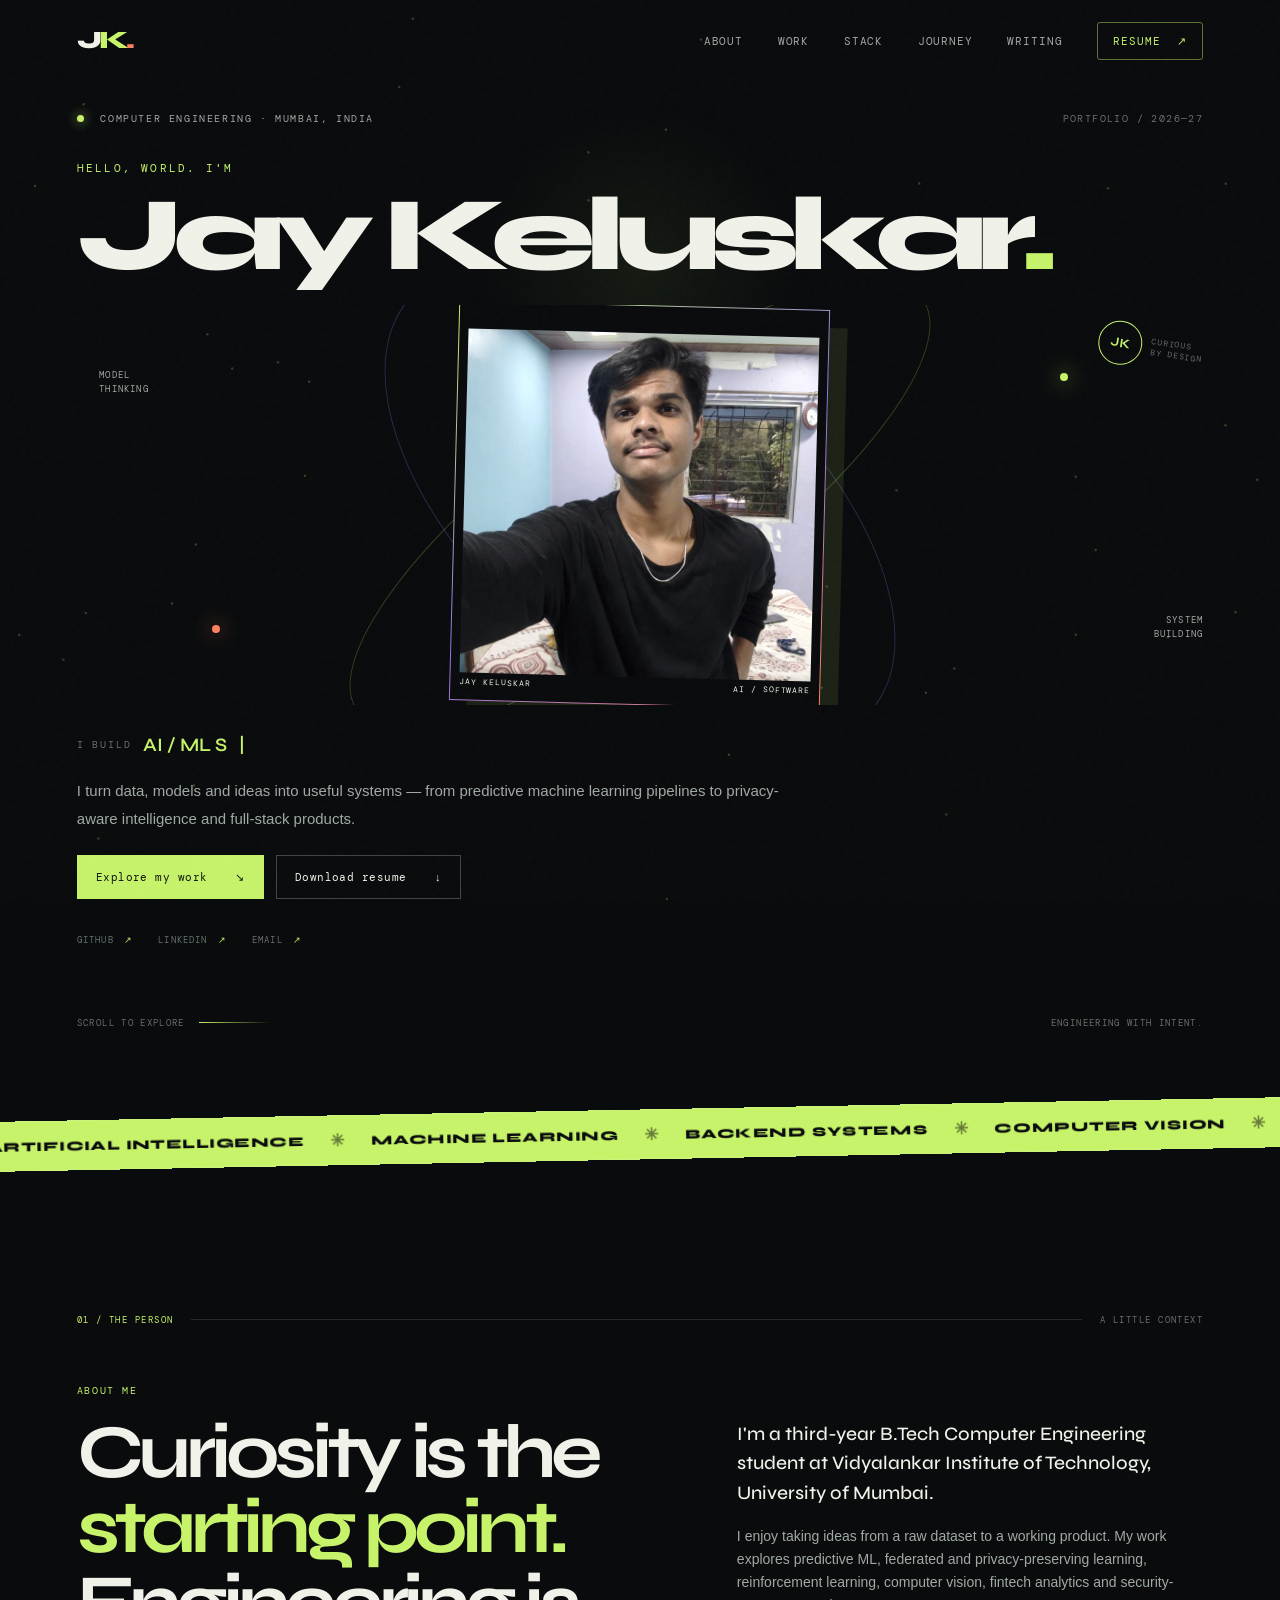
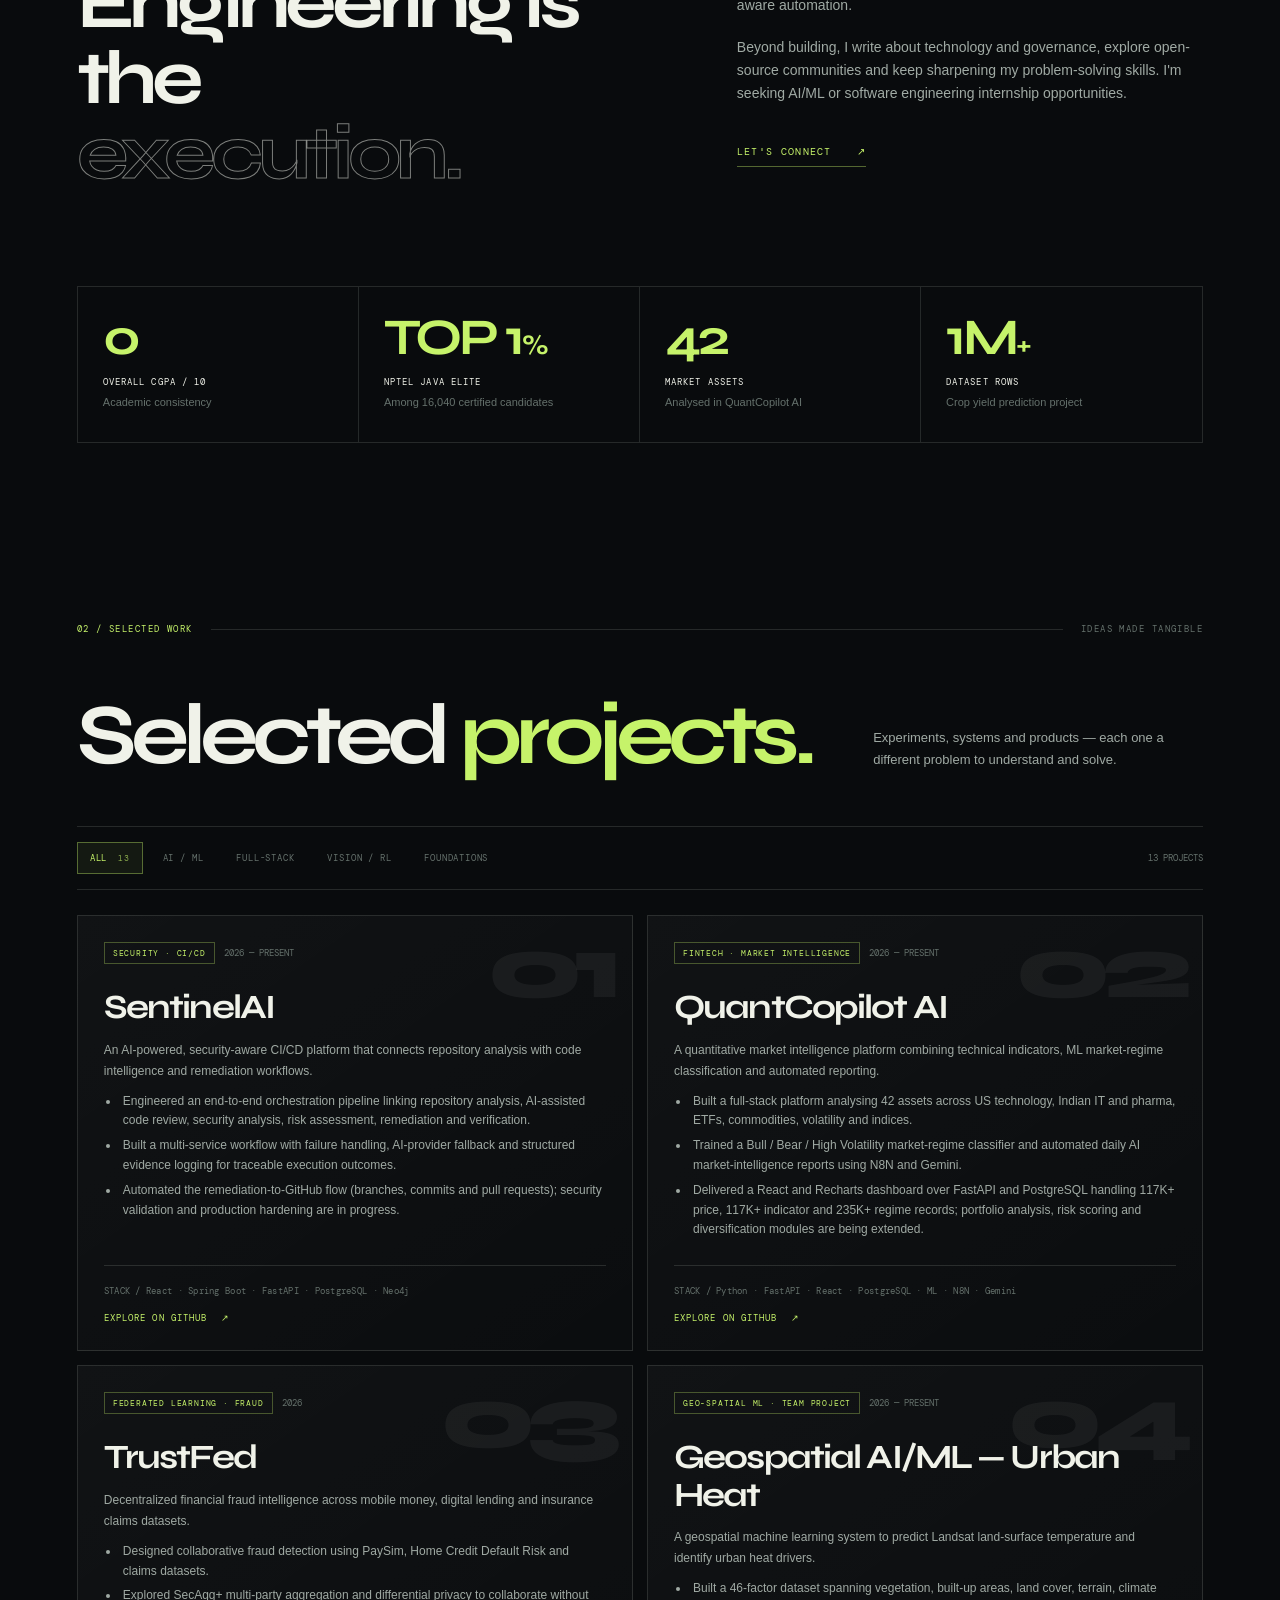
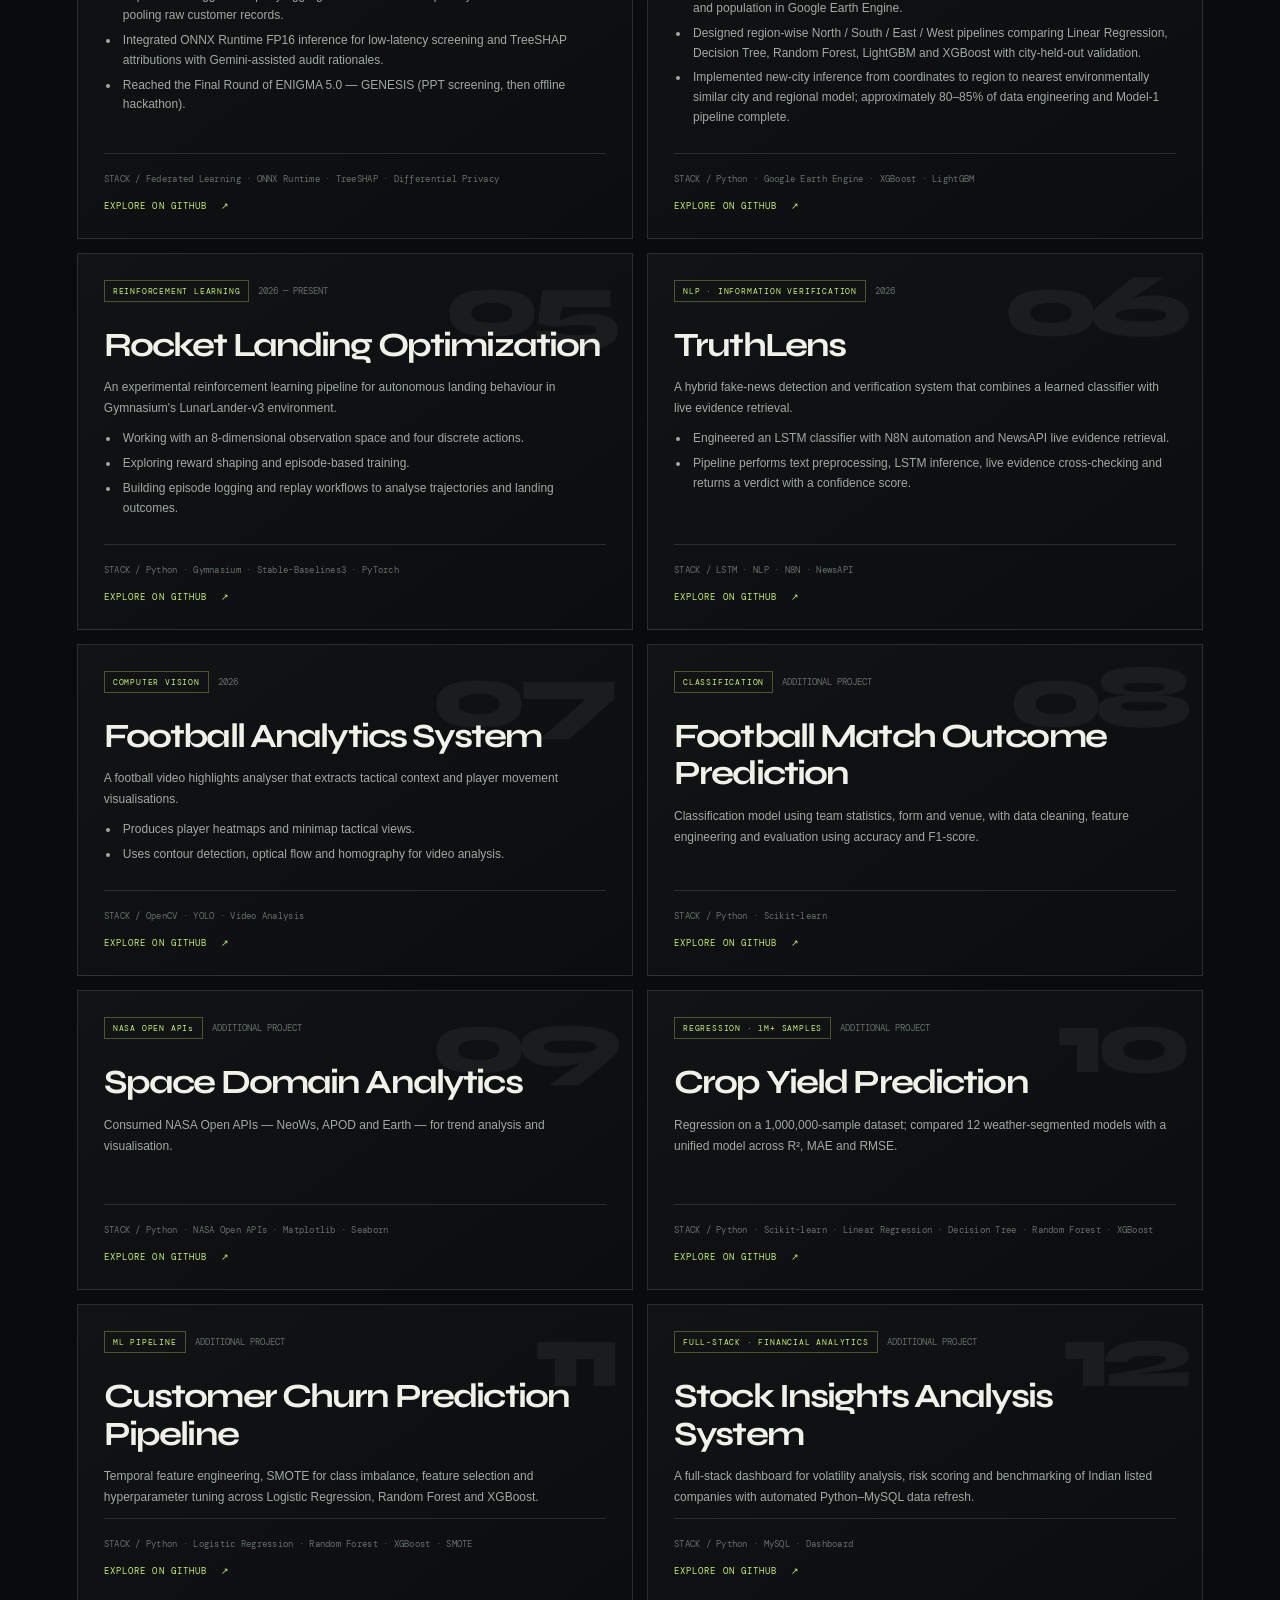
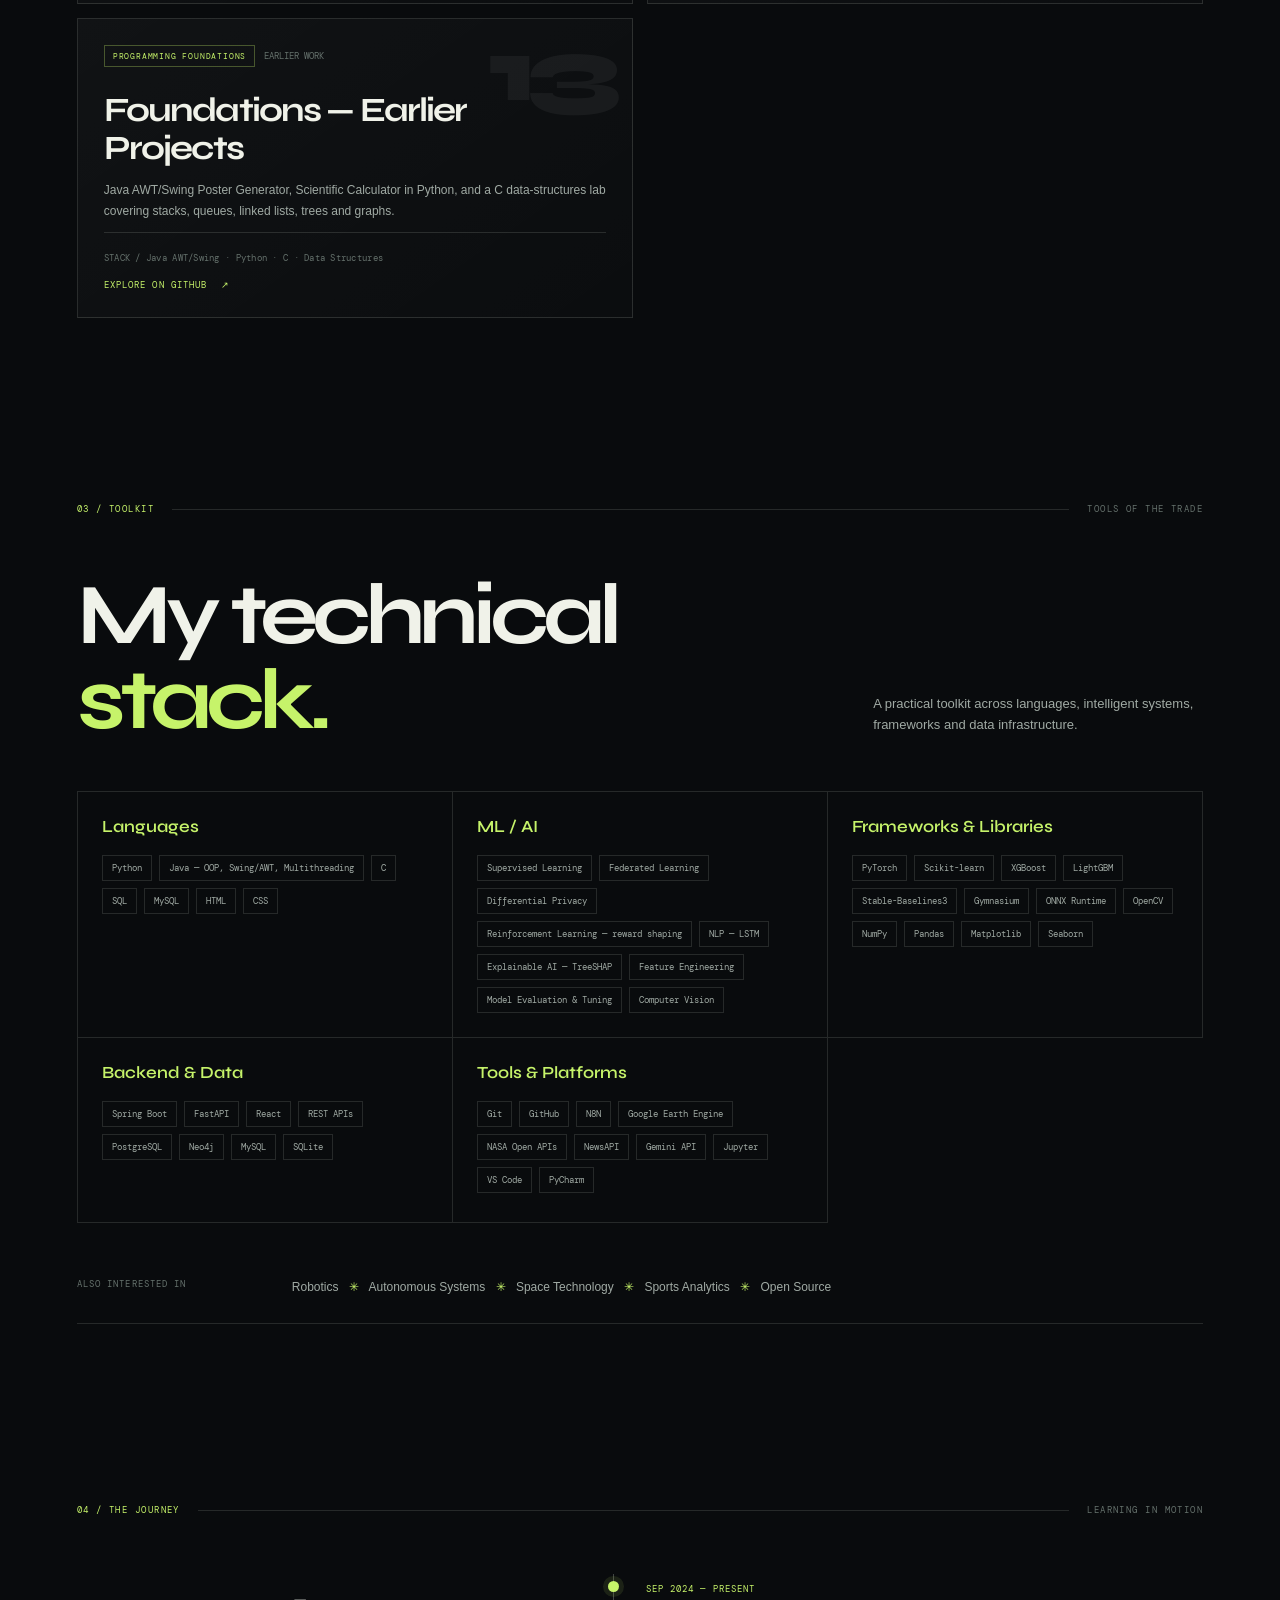
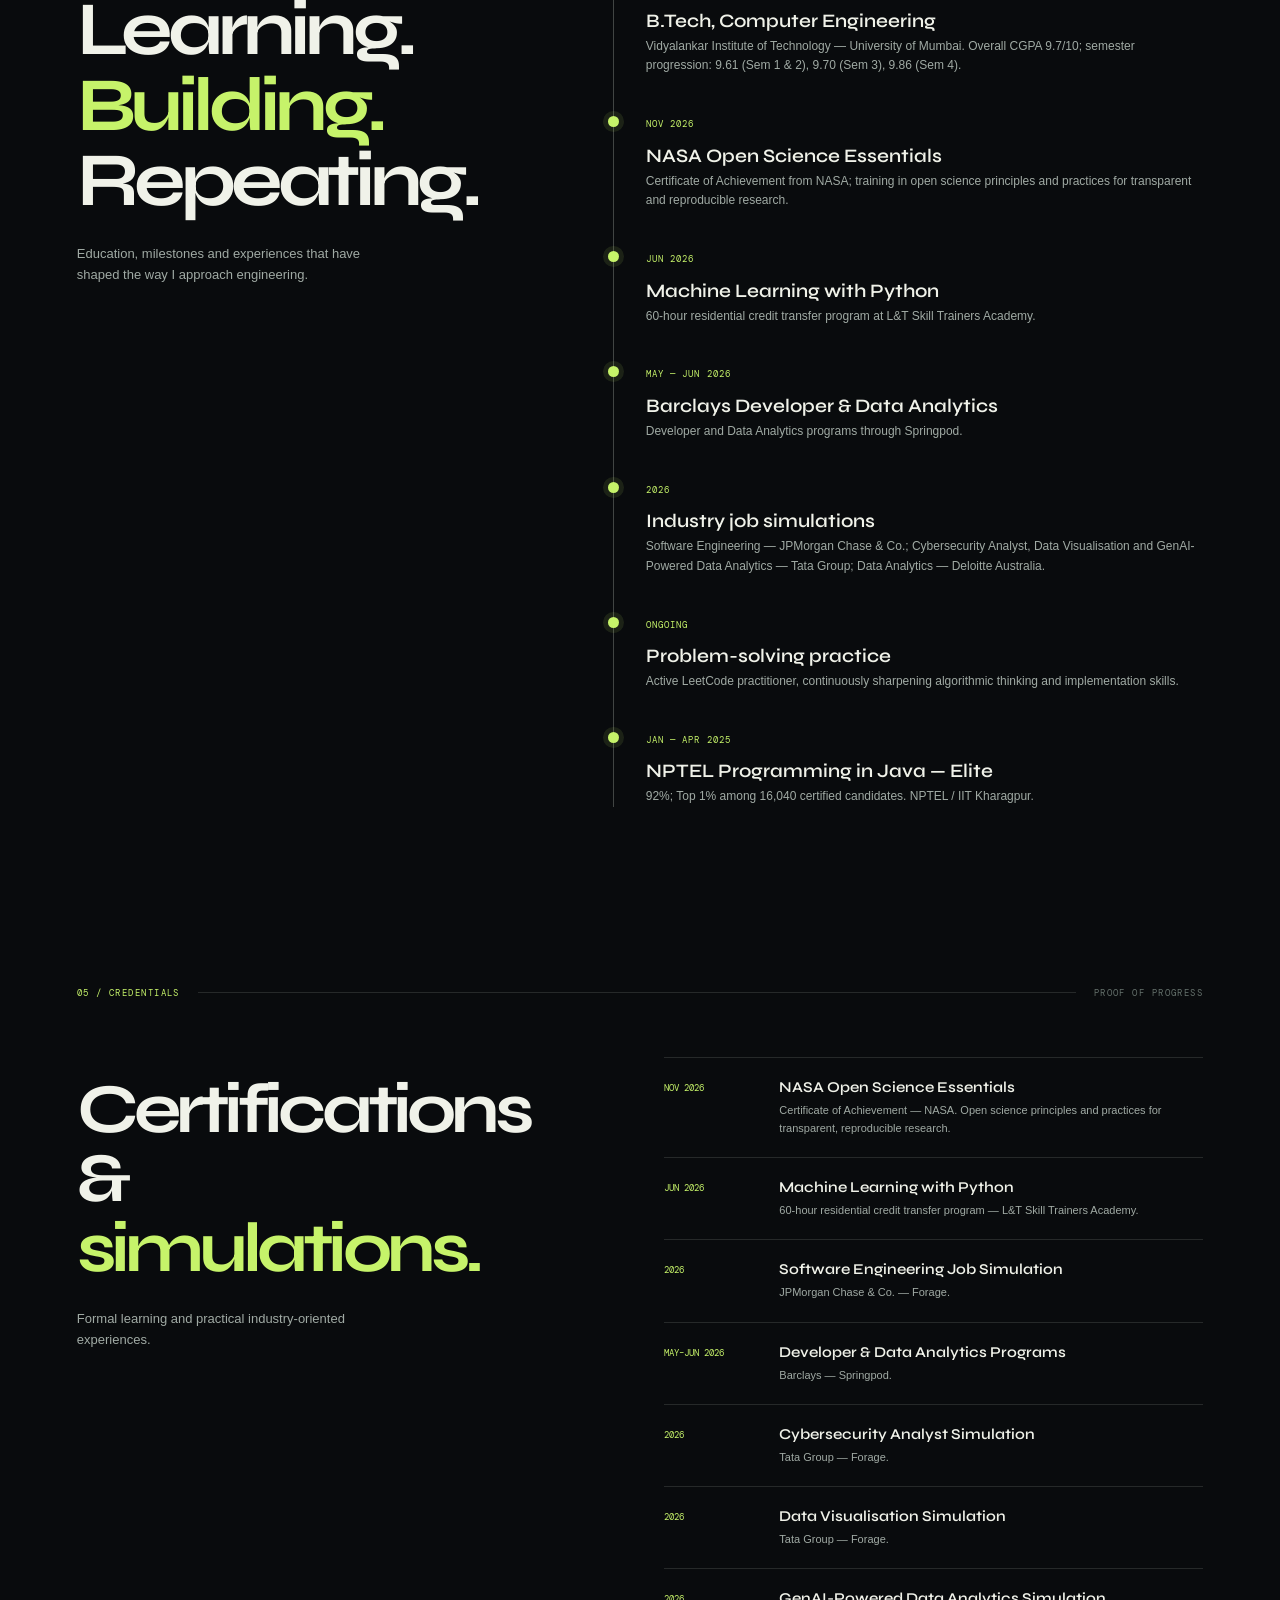
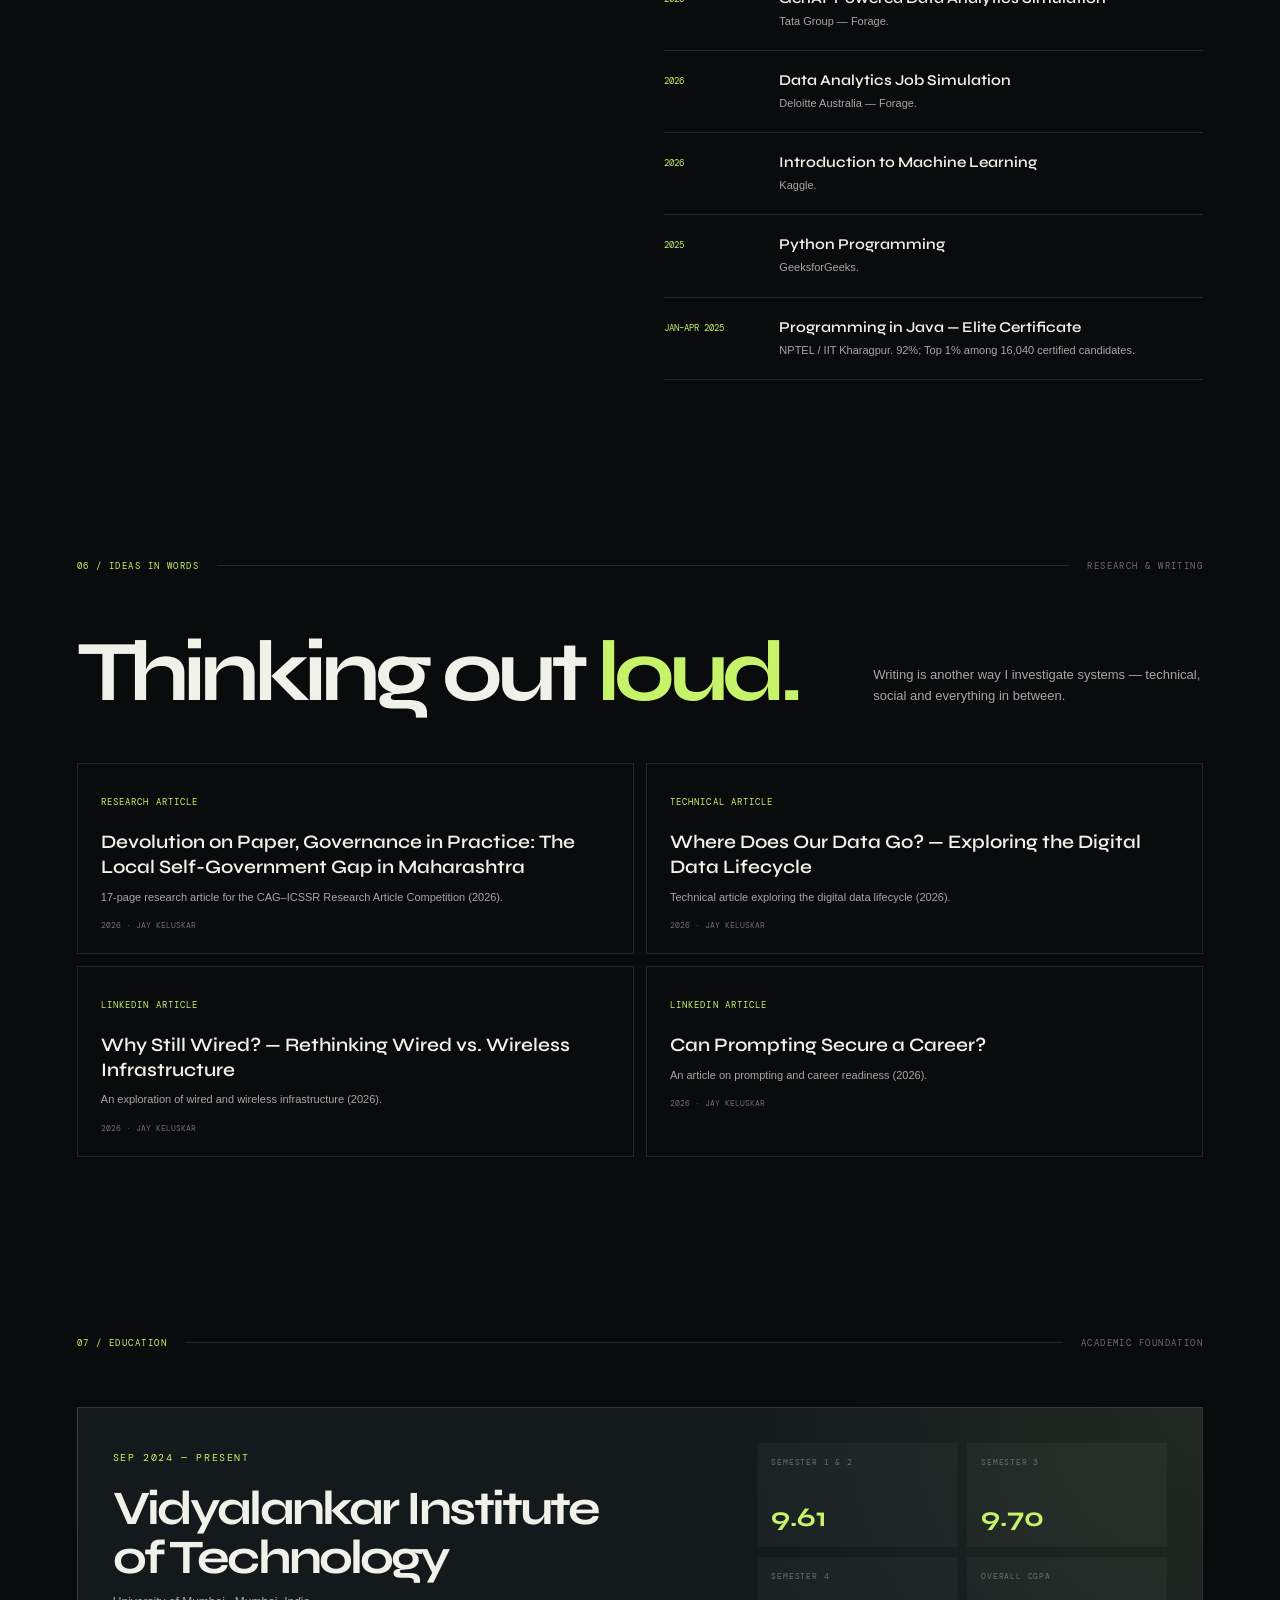
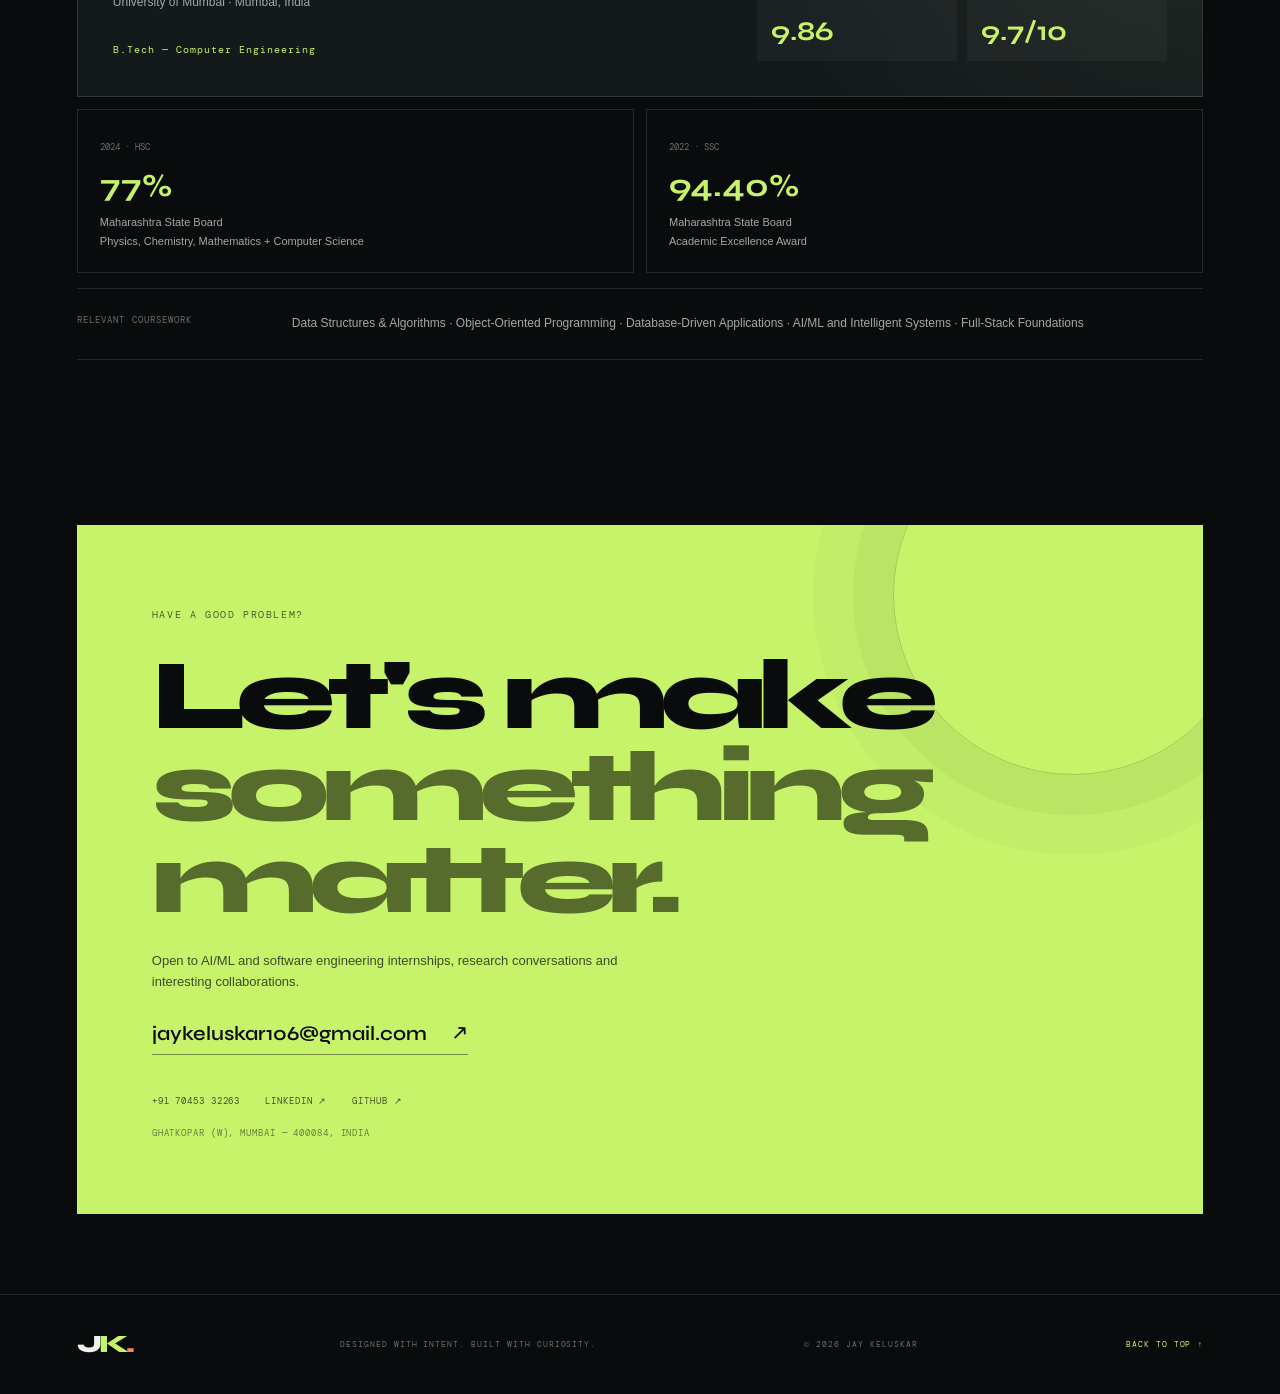
<file: index.html>
<!DOCTYPE html>
<html lang="en">
<head>
  <meta charset="UTF-8">
  <meta name="viewport" content="width=device-width, initial-scale=1">
  <meta name="theme-color" content="#090b0d">
  <meta name="description" content="Jay Keluskar — Computer Engineering student building AI/ML systems, intelligent products and full-stack software.">
  <meta property="og:title" content="Jay Keluskar — AI/ML & Software Engineering">
  <meta property="og:description" content="I turn data, models and ideas into useful systems. Explore my projects, skills and work.">
  <meta property="og:type" content="website">
  <title>Jay Keluskar — AI/ML & Software Engineering</title>
  <link rel="icon" href="JayKeluskarProfile.jpeg">
  <link rel="preconnect" href="https://fonts.googleapis.com">
  <link rel="preconnect" href="https://fonts.gstatic.com" crossorigin>
  <link href="https://fonts.googleapis.com/css2?family=DM+Mono:wght@400;500&family=DM+Sans:wght@400;500;600;700;800&family=Space+Grotesk:wght@400;500;600;700&family=Syne:wght@500;600;700;800&display=swap" rel="stylesheet">
  <style id="portfolio-styles">
/* =========================================================
   JAY KELUSKAR — EDITORIAL TECH PORTFOLIO
   Palette: graphite / electric lime / ultraviolet
   ========================================================= */
:root {
  --bg: #090b0d;
  --bg-soft: #101316;
  --panel: #14191c;
  --panel-2: #1a2023;
  --line: rgba(235, 244, 232, .13);
  --line-strong: rgba(235, 244, 232, .25);
  --text: #f0f2e9;
  --muted: #a0aaa4;
  --dim: #65716c;
  --lime: #c6f36a;
  --lime-dark: #a8d84b;
  --violet: #9d85ff;
  --orange: #ff805f;
  --display: "Syne", "Space Grotesk", sans-serif;
  --body: "DM Sans", sans-serif;
  --mono: "DM Mono", monospace;
  --max: 1240px;
  --gutter: clamp(22px, 6vw, 92px);
}
* { box-sizing: border-box; margin: 0; padding: 0; }
html { scroll-behavior: smooth; scroll-padding-top: 92px; }
body { background: var(--bg); color: var(--text); font: 400 16px/1.65 var(--body); overflow-x: hidden; }
body.menu-open { overflow: hidden; }
a { color: inherit; text-decoration: none; }
button { font: inherit; }
button, a { -webkit-tap-highlight-color: transparent; }
::selection { background: var(--lime); color: var(--bg); }
:focus-visible { outline: 2px solid var(--lime); outline-offset: 4px; }
.noise { position: fixed; inset: 0; z-index: 40; pointer-events: none; opacity: .035; background-image: url("data:image/svg+xml,%3Csvg viewBox='0 0 180 180' xmlns='http://www.w3.org/2000/svg'%3E%3Cfilter id='n'%3E%3CfeTurbulence type='fractalNoise' baseFrequency='.9' numOctaves='3' stitchTiles='stitch'/%3E%3C/filter%3E%3Crect width='100%25' height='100%25' filter='url(%23n)' opacity='.55'/%3E%3C/svg%3E"); }
#particle-field { position: fixed; inset: 0; width: 100%; height: 100%; z-index: -1; pointer-events: none; opacity: .48; }
.cursor-aura { position: fixed; z-index: 0; width: 360px; height: 360px; border-radius: 50%; pointer-events: none; background: radial-gradient(circle, rgba(198,243,106,.065), transparent 68%); transform: translate(-50%,-50%); left: 50%; top: 30%; }
.scroll-progress { position: fixed; z-index: 100; top: 0; left: 0; height: 3px; width: 0; background: linear-gradient(90deg,var(--lime),var(--violet),var(--orange)); }
.preloader { position: fixed; inset: 0; z-index: 200; background: var(--bg); display: grid; align-content: center; justify-items: center; gap: 18px; transition: opacity .65s, visibility .65s; }
.preloader.done { opacity: 0; visibility: hidden; }
.preloader-mark { font: 800 56px/1 var(--display); letter-spacing: -.1em; }
.preloader-mark span { color: var(--lime); }
.preloader-track { width: 150px; height: 2px; background: #27302c; overflow: hidden; }
.preloader-track span { display: block; height: 100%; width: 100%; background: var(--lime); transform: translateX(-100%); animation: loadbar 1s ease forwards; }
.preloader p { color: var(--dim); font: 9px var(--mono); letter-spacing: .2em; }
@keyframes loadbar { to { transform: translateX(0); } }

.site-header { height: 82px; padding: 0 var(--gutter); position: fixed; inset: 0 0 auto; z-index: 90; display: flex; align-items: center; justify-content: space-between; border-bottom: 1px solid transparent; transition: background .3s,border-color .3s,backdrop-filter .3s; }
.site-header.scrolled { background: rgba(9,11,13,.82); backdrop-filter: blur(18px); border-color: var(--line); }
.brand { font: 800 25px/1 var(--display); letter-spacing: -.12em; }
.brand span { color: var(--lime); }
.brand i { color: var(--orange); font-style: normal; }
.nav-links { display: flex; align-items: center; gap: clamp(18px,2.7vw,38px); }
.nav-links a { color: var(--muted); font: 11px var(--mono); letter-spacing: .08em; text-transform: uppercase; transition: color .2s; }
.nav-links a:hover { color: var(--lime); }
.nav-links .nav-resume { color: var(--lime); border: 1px solid rgba(198,243,106,.45); padding: 11px 15px; border-radius: 3px; }
.nav-resume span { margin-left: 9px; }
.menu-toggle { display: none; background: none; border: 0; width: 40px; height: 40px; cursor: pointer; }
.menu-toggle span { display: block; width: 24px; height: 1px; margin: 6px auto; background: var(--text); transition: transform .25s; }

.section-wrap { width: min(100% - var(--gutter)*2, var(--max)); margin-inline: auto; position: relative; }
.hero { min-height: 790px; min-height: min(900px,100svh); padding-top: 140px; display: flex; flex-direction: column; justify-content: space-between; }
.hero-topline { display: flex; justify-content: space-between; align-items: center; color: var(--dim); font: 10px var(--mono); letter-spacing: .14em; }
.eyebrow { font: 10px var(--mono); letter-spacing: .16em; color: var(--muted); }
.status-dot { display: inline-block; width: 7px; height: 7px; background: var(--lime); border-radius: 50%; margin-right: 9px; box-shadow: 0 0 12px rgba(198,243,106,.8); }
.hero-layout { display: grid; grid-template-columns: 1.2fr .8fr; align-items: center; gap: 40px; padding: 52px 0 35px; }
.hero-copy { position: relative; z-index: 2; }
.hero-kicker { font: 11px var(--mono); color: var(--lime); letter-spacing: .2em; margin-bottom: 18px; }
.hero-name { font: 800 clamp(74px,11.4vw,158px)/.79 var(--display); letter-spacing: -.095em; }
.hero-name > span { display: block; }
.name-second { color: var(--text); }
.lime-dot { color: var(--lime); }
.role-line { display: flex; align-items: center; gap: 12px; min-height: 42px; margin: 28px 0 15px; font: 600 clamp(14px,1.6vw,19px) var(--display); }
.role-prefix { font: 10px var(--mono); letter-spacing: .18em; color: var(--dim); }
#typedRole { color: var(--lime); }
.type-caret { color: var(--lime); animation: blink .8s steps(2,start) infinite; }
@keyframes blink { to { visibility: hidden; } }
.hero-description { max-width: 540px; color: var(--muted); font-size: 15px; line-height: 1.85; }
.hero-actions { display: flex; flex-wrap: wrap; gap: 12px; margin-top: 30px; }
.button { display: inline-flex; align-items: center; gap: 28px; padding: 14px 18px; font: 11px var(--mono); letter-spacing: .04em; transition: transform .25s,background .25s,border-color .25s; }
.button:hover { transform: translateY(-4px); }
.button-primary { color: #11150d; background: var(--lime); border: 1px solid var(--lime); }
.button-primary:hover { background: #d7ff82; box-shadow: 0 12px 36px rgba(198,243,106,.14); }
.button-outline { border: 1px solid var(--line-strong); color: var(--text); }
.button-outline:hover { border-color: var(--lime); color: var(--lime); }
.hero-socials { display: flex; flex-wrap: wrap; gap: 25px; margin-top: 35px; }
.hero-socials a { color: var(--dim); font: 9px var(--mono); letter-spacing: .13em; transition: color .2s; }
.hero-socials a span { color: var(--lime); margin-left: 4px; }
.hero-socials a:hover { color: var(--text); }
.hero-visual { min-height: 430px; position: relative; display: grid; place-items: center; isolation: isolate; }
.portrait-frame { width: min(320px,72%); aspect-ratio: .79; padding: 11px; position: relative; z-index: 2; background: linear-gradient(145deg,#c6f36a,#8d78e9 52%,#ff805f); transform: rotate(3deg); box-shadow: 22px 25px 0 rgba(198,243,106,.08); }
.portrait-frame::before { content: ""; position: absolute; inset: 1px; background: var(--bg); z-index: -1; }
.portrait { width: 100%; height: calc(100% - 37px); object-fit: cover; object-position: 50% 20%; filter: saturate(.8) contrast(1.04); display: block; }
.portrait-topline,.portrait-bottomline { height: 18px; display: flex; align-items: center; justify-content: space-between; font: 8px var(--mono); letter-spacing: .12em; color: var(--bg); }
.portrait-bottomline { color: var(--text); }
.visual-orbit { position: absolute; border: 1px solid rgba(198,243,106,.24); border-radius: 50%; z-index: 0; }
.orbit-one { width: 440px; height: 180px; transform: rotate(-36deg); }
.orbit-two { width: 390px; height: 330px; transform: rotate(42deg); border-color: rgba(157,133,255,.24); }
.visual-cross { position: absolute; width: 8px; height: 8px; border-radius: 50%; background: var(--lime); box-shadow: 0 0 22px var(--lime); }
.cross-one { top: 17%; right: 12%; }
.cross-two { bottom: 18%; left: 12%; background: var(--orange); box-shadow: 0 0 22px var(--orange); }
.orbit-label { position: absolute; font: 9px/1.5 var(--mono); letter-spacing: .13em; color: var(--muted); }
.orbit-label-a { top: 16%; left: 2%; }
.orbit-label-b { bottom: 16%; right: 0; text-align: right; }
.visual-stamp { position: absolute; right: 0; top: 5%; display: flex; align-items: center; gap: 9px; transform: rotate(8deg); }
.visual-stamp span { width: 44px; height: 44px; border: 1px solid var(--lime); border-radius: 50%; display: grid; place-items: center; color: var(--lime); font: 700 13px var(--display); }
.visual-stamp small { color: var(--dim); font: 8px/1.4 var(--mono); letter-spacing: .1em; }
.hero-bottom { display: flex; align-items: center; gap: 14px; padding: 25px 0 28px; color: var(--dim); font: 9px var(--mono); letter-spacing: .15em; }
.scroll-line { width: 72px; height: 1px; background: linear-gradient(90deg,var(--lime),transparent); }
.hero-bottom-note { margin-left: auto; }

.ticker { overflow: hidden; border-block: 1px solid var(--line); background: var(--lime); color: var(--bg); transform: rotate(-1.1deg) scale(1.02); margin: 25px 0 100px; }
.ticker-track { width: max-content; display: flex; align-items: center; gap: 25px; padding: 13px 0; animation: marquee 35s linear infinite; font: 800 13px var(--display); letter-spacing: .09em; }
.ticker-track b { font-size: 17px; color: #687c39; }
@keyframes marquee { to { transform: translateX(-50%); } }

.section-heading { display: flex; align-items: center; gap: 18px; margin-bottom: 58px; color: var(--dim); font: 9px var(--mono); letter-spacing: .16em; }
.section-number { color: var(--lime); white-space: nowrap; }
.section-rule { height: 1px; flex: 1; background: var(--line); }
.section-side { white-space: nowrap; }
.about-section { padding-top: 55px; padding-bottom: 140px; }
.about-grid { display: grid; grid-template-columns: 1.1fr .9fr; gap: 8%; }
.lime-text { color: var(--lime); }
.about-statement h2,.work-intro h2,.stack-intro h2,.journey-heading h2,.credentials-title h2,.writing-intro h2 { margin-top: 18px; font: 700 clamp(43px,6vw,76px)/.99 var(--display); letter-spacing: -.07em; }
.about-statement h2 em,.work-intro h2 em,.stack-intro h2 em,.journey-heading h2 em,.credentials-title h2 em,.writing-intro h2 em,.contact-panel h2 em { color: var(--lime); font-style: normal; }
.outline-text { color: transparent; -webkit-text-stroke: 1px rgba(240,242,233,.5); }
.about-copy { padding-top: 35px; max-width: 510px; }
.about-copy p { color: var(--muted); font-size: 14px; margin-bottom: 18px; }
.about-copy .about-lead { color: var(--text); font: 500 19px/1.55 var(--display); }
.text-link { display: inline-flex; gap: 25px; color: var(--lime); font: 10px var(--mono); letter-spacing: .13em; border-bottom: 1px solid rgba(198,243,106,.4); padding: 12px 0 8px; margin-top: 10px; }
.metric-grid { display: grid; grid-template-columns: repeat(4,1fr); margin-top: 95px; border: 1px solid var(--line); }
.metric { min-height: 155px; padding: 25px; display: flex; flex-direction: column; border-right: 1px solid var(--line); }
.metric:last-child { border-right: 0; }
.metric strong { font: 700 clamp(36px,4vw,54px)/1 var(--display); letter-spacing: -.06em; color: var(--lime); }
.metric-small { font-size: .55em; }
.metric > span { margin-top: 13px; color: var(--text); font: 9px var(--mono); letter-spacing: .12em; }
.metric small { margin-top: 5px; color: var(--dim); font-size: 11px; }

.work-section { padding-top: 40px; padding-bottom: 145px; }
.work-intro,.stack-intro,.writing-intro { display: flex; justify-content: space-between; align-items: end; gap: 30px; margin-bottom: 48px; }
.work-intro h2,.stack-intro h2,.writing-intro h2 { margin: 0; font-size: clamp(48px,7vw,86px); }
.work-intro p,.stack-intro p,.writing-intro p { max-width: 330px; color: var(--muted); font-size: 13px; padding-bottom: 8px; }
.project-toolbar { display: flex; align-items: center; justify-content: space-between; gap: 20px; padding: 15px 0; border-top: 1px solid var(--line); border-bottom: 1px solid var(--line); margin-bottom: 25px; }
.filter-list { display: flex; flex-wrap: wrap; gap: 7px; }
.filter-button { padding: 9px 12px; background: transparent; color: var(--dim); border: 1px solid transparent; cursor: pointer; font: 9px var(--mono); letter-spacing: .09em; transition: .2s; }
.filter-button:hover { color: var(--text); }
.filter-button.active { color: var(--lime); border-color: rgba(198,243,106,.38); background: rgba(198,243,106,.06); }
.filter-button span { font-size: 8px; opacity: .7; margin-left: 5px; }
.project-count { color: var(--dim); font: 9px var(--mono); white-space: nowrap; }
.project-grid { display: grid; grid-template-columns: repeat(2,minmax(0,1fr)); gap: 14px; }
.project-card { position: relative; min-height: 300px; padding: 26px; background: linear-gradient(145deg,rgba(255,255,255,.035),rgba(255,255,255,.012)); border: 1px solid var(--line); display: flex; flex-direction: column; overflow: hidden; transition: border-color .3s,transform .35s,background .3s; }
.project-card::after { content: attr(data-index); position: absolute; right: 19px; top: 12px; color: rgba(240,242,233,.055); font: 800 90px/.9 var(--display); letter-spacing: -.1em; pointer-events: none; }
.project-card:hover { border-color: rgba(198,243,106,.52); transform: translateY(-5px); background: linear-gradient(145deg,rgba(198,243,106,.065),rgba(255,255,255,.012)); }
.project-card.featured { grid-column: span 2; min-height: 340px; background: radial-gradient(circle at 90% 10%,rgba(157,133,255,.13),transparent 36%),linear-gradient(145deg,#171d1e,#101416); }
.project-meta { display: flex; align-items: center; gap: 9px; margin-bottom: 25px; position: relative; z-index: 1; }
.project-tag { color: var(--lime); border: 1px solid rgba(198,243,106,.3); padding: 5px 8px; font: 8px var(--mono); letter-spacing: .1em; }
.project-date { color: var(--dim); font: 9px var(--mono); }
.project-card h3 { position: relative; z-index: 1; font: 700 clamp(23px,3vw,34px)/1.1 var(--display); letter-spacing: -.055em; margin-bottom: 13px; }
.project-card.featured h3 { font-size: clamp(32px,4vw,48px); }
.project-card p { position: relative; z-index: 1; max-width: 650px; color: var(--muted); font-size: 12px; line-height: 1.75; }
.project-points { position: relative; z-index: 1; padding-left: 16px; margin: 5px 0 20px; color: var(--muted); font-size: 12px; }
.project-points li { margin: 5px 0; padding-left: 3px; }
.project-stack { margin-top: auto; padding-top: 18px; border-top: 1px solid var(--line); color: var(--dim); font: 9px/1.7 var(--mono); letter-spacing: .03em; }
.project-footer { display: flex; justify-content: space-between; align-items: center; gap: 10px; margin-top: 13px; }
.project-link { color: var(--lime); font: 9px var(--mono); letter-spacing: .12em; }
.project-link span { margin-left: 8px; transition: transform .2s; display: inline-block; }
.project-link:hover span { transform: translate(3px,-3px); }
.project-card[hidden] { display: none; }

.stack-section { padding-top: 40px; padding-bottom: 145px; }
.stack-grid { display: grid; grid-template-columns: repeat(3,1fr); border-top: 1px solid var(--line); border-left: 1px solid var(--line); }
.skill-card { padding: 24px; min-height: 185px; border-right: 1px solid var(--line); border-bottom: 1px solid var(--line); transition: background .25s; }
.skill-card:hover { background: rgba(198,243,106,.035); }
.skill-card h3 { color: var(--lime); font: 600 17px var(--display); margin-bottom: 18px; }
.skill-chips { display: flex; flex-wrap: wrap; gap: 7px; }
.skill-chips span { padding: 6px 9px; border: 1px solid var(--line); color: var(--muted); font: 9px var(--mono); }
.interests { display: grid; grid-template-columns: 190px 1fr; gap: 25px; padding: 25px 0; border-bottom: 1px solid var(--line); margin-top: 30px; }
.interests > span { color: var(--dim); font: 9px var(--mono); letter-spacing: .12em; }
.interests p { color: var(--muted); font-size: 12px; }
.interests i { color: var(--lime); font-style: normal; padding: 0 7px; }

.journey-section { padding-top: 35px; padding-bottom: 145px; }
.journey-layout { display: grid; grid-template-columns: .8fr 1.2fr; gap: 12%; }
.journey-heading h2 { font-size: clamp(50px,6vw,76px); }
.journey-heading p,.credentials-title p { color: var(--muted); font-size: 13px; max-width: 300px; margin-top: 25px; }
.timeline { border-left: 1px solid var(--line-strong); padding-left: 32px; display: grid; gap: 33px; }
.timeline-item { position: relative; }
.timeline-item::before { content: ""; position: absolute; left: -38px; top: 7px; width: 11px; height: 11px; border-radius: 50%; background: var(--lime); box-shadow: 0 0 0 5px rgba(198,243,106,.1); }
.timeline-date { color: var(--lime); font: 9px var(--mono); letter-spacing: .12em; }
.timeline-item h3 { font: 600 19px var(--display); margin: 8px 0 5px; }
.timeline-item p { color: var(--muted); font-size: 12px; max-width: 560px; }

.credentials-section { padding-top: 35px; padding-bottom: 145px; }
.credentials-layout { display: grid; grid-template-columns: .8fr 1.2fr; gap: 12%; }
.credentials-title h2 { font-size: clamp(45px,5.6vw,70px); }
.credential-list { border-top: 1px solid var(--line); }
.credential-item { display: grid; grid-template-columns: 95px 1fr; gap: 20px; padding: 20px 0; border-bottom: 1px solid var(--line); }
.credential-year { color: var(--lime); font: 9px var(--mono); padding-top: 4px; }
.credential-item h3 { font: 600 15px var(--display); }
.credential-item p { color: var(--muted); font-size: 11px; margin-top: 5px; }

.writing-section { padding-top: 35px; padding-bottom: 145px; }
.writing-grid { display: grid; grid-template-columns: repeat(2,1fr); gap: 12px; }
.writing-card { padding: 23px; border: 1px solid var(--line); min-height: 160px; position: relative; transition: border-color .25s,transform .25s; }
.writing-card:hover { border-color: rgba(198,243,106,.5); transform: translateY(-3px); }
.writing-card > span { color: var(--lime); font: 9px var(--mono); letter-spacing: .12em; }
.writing-card h3 { font: 600 19px/1.3 var(--display); margin: 17px 0 8px; }
.writing-card p { color: var(--muted); font-size: 11px; }
.writing-card .writing-note { color: var(--dim); font: 8px var(--mono); margin-top: 14px; }

.education-section { padding-top: 35px; padding-bottom: 145px; }
.education-card { display: grid; grid-template-columns: 1.2fr .8fr; gap: 30px; padding: 35px; border: 1px solid var(--line); background: radial-gradient(circle at 100% 0,rgba(198,243,106,.08),transparent 40%),var(--panel); }
.education-card h2 { font: 700 clamp(32px,4vw,48px)/1.02 var(--display); letter-spacing: -.06em; margin: 16px 0 10px; }
.education-card p { color: var(--muted); font-size: 12px; margin-bottom: 22px; }
.education-card strong { color: var(--lime); font: 10px var(--mono); letter-spacing: .1em; }
.education-results { display: grid; grid-template-columns: 1fr 1fr; gap: 10px; }
.education-results div { background: rgba(255,255,255,.035); padding: 14px; display: flex; flex-direction: column; justify-content: space-between; min-height: 90px; }
.education-results span { color: var(--dim); font: 8px var(--mono); letter-spacing: .1em; }
.education-results b { color: var(--lime); font: 700 27px var(--display); }
.school-grid { display: grid; grid-template-columns: 1fr 1fr; gap: 12px; margin-top: 12px; }
.school-grid article { padding: 22px; border: 1px solid var(--line); }
.school-grid span { color: var(--dim); font: 9px var(--mono); }
.school-grid h3 { color: var(--lime); font: 700 32px var(--display); margin: 8px 0; }
.school-grid p { color: var(--muted); font-size: 11px; }
.coursework { display: grid; grid-template-columns: 190px 1fr; gap: 25px; padding: 25px 0; margin-top: 15px; border-top: 1px solid var(--line); border-bottom: 1px solid var(--line); }
.coursework span { color: var(--dim); font: 9px var(--mono); letter-spacing: .12em; }
.coursework p { color: var(--muted); font-size: 12px; }

.contact-section { padding-top: 20px; padding-bottom: 80px; }
.contact-panel { min-height: 430px; padding: clamp(28px,6vw,75px); position: relative; overflow: hidden; background: var(--lime); color: var(--bg); }
.contact-panel .eyebrow { color: rgba(9,11,13,.65); }
.contact-panel h2 { position: relative; z-index: 1; font: 800 clamp(52px,8vw,100px)/.92 var(--display); letter-spacing: -.08em; margin: 24px 0; }
.contact-panel h2 em { color: #566b2c; }
.contact-panel > p { position: relative; z-index: 1; max-width: 470px; font-size: 13px; color: rgba(9,11,13,.72); }
.contact-email { position: relative; z-index: 1; display: inline-flex; align-items: center; gap: 25px; margin-top: 28px; padding-bottom: 8px; border-bottom: 1px solid rgba(9,11,13,.45); font: 600 clamp(14px,2vw,20px) var(--display); }
.contact-links { display: flex; flex-wrap: wrap; gap: 25px; margin-top: 40px; position: relative; z-index: 1; }
.contact-links a,.contact-location { color: rgba(9,11,13,.7); font: 9px var(--mono); letter-spacing: .1em; }
.contact-links a:hover { color: var(--bg); }
.contact-location { display: block; margin-top: 20px; color: rgba(9,11,13,.5); }
.contact-orb { position: absolute; width: 360px; height: 360px; border-radius: 50%; border: 1px solid rgba(9,11,13,.18); right: -50px; top: -110px; box-shadow: 0 0 0 40px rgba(9,11,13,.035),0 0 0 80px rgba(9,11,13,.025); }

.site-footer { min-height: 100px; padding: 25px var(--gutter); border-top: 1px solid var(--line); display: flex; align-items: center; justify-content: space-between; gap: 20px; }
.site-footer p,.site-footer > span,.back-top { color: var(--dim); font: 8px var(--mono); letter-spacing: .12em; }
.back-top { color: var(--lime); }
.reveal { opacity: 1; transform: none; }
.js .reveal { opacity: 0; transform: translateY(28px); transition: opacity .75s ease,transform .75s cubic-bezier(.2,.7,.2,1); }
.js .reveal.visible { opacity: 1; transform: none; }
.project-card, .skill-card, .writing-card { animation: card-in .5s both; }
@keyframes card-in { from { opacity: 0; transform: translateY(15px); } to { opacity: 1; transform: none; } }

@media (min-width: 1500px) { .hero-name { font-size: 170px; } }
@media (max-width: 900px) {
  .hero { min-height: auto; padding-top: 125px; }
  .hero-layout { grid-template-columns: 1fr .72fr; gap: 10px; }
  .hero-name { font-size: clamp(65px,10vw,105px); }
  .hero-visual { min-height: 360px; }
  .portrait-frame { width: min(270px,78%); }
  .orbit-one { width: 340px; } .orbit-two { width: 320px; height: 270px; }
  .metric { padding: 18px; }
  .journey-layout,.credentials-layout { gap: 7%; }
}
@media (max-width: 700px) {
  :root { --gutter: 22px; }
  .site-header { height: 68px; }
  .menu-toggle { display: block; }
  .menu-toggle[aria-expanded="true"] span:first-child { transform: translateY(3.5px) rotate(45deg); }
  .menu-toggle[aria-expanded="true"] span:last-child { transform: translateY(-3.5px) rotate(-45deg); }
  .nav-links { position: fixed; inset: 68px 0 auto; padding: 25px var(--gutter) 32px; display: flex; flex-direction: column; align-items: flex-start; gap: 22px; background: rgba(9,11,13,.97); border-bottom: 1px solid var(--line); transform: translateY(-150%); opacity: 0; transition: transform .35s,opacity .35s; }
  .nav-links.open { transform: translateY(0); opacity: 1; }
  .nav-links a { font-size: 12px; }
  .hero { padding-top: 105px; min-height: 0; }
  .hero-topline { font-size: 8px; }
  .hero-index { display: none; }
  .hero-layout { grid-template-columns: 1fr; padding-top: 50px; }
  .hero-name { font-size: clamp(72px,16vw,120px); }
  .hero-visual { min-height: 390px; margin-top: 10px; }
  .portrait-frame { width: 245px; }
  .visual-stamp { right: 8%; }
  .hero-bottom { padding-top: 10px; }
  .ticker { margin: 35px 0 75px; }
  .section-heading { margin-bottom: 38px; gap: 10px; font-size: 8px; }
  .section-side { display: none; }
  .about-section,.work-section,.stack-section,.journey-section,.credentials-section,.writing-section,.education-section { padding-bottom: 95px; }
  .about-grid,.journey-layout,.credentials-layout { grid-template-columns: 1fr; gap: 28px; }
  .about-copy { padding-top: 0; }
  .metric-grid { grid-template-columns: 1fr 1fr; margin-top: 50px; }
  .metric:nth-child(2) { border-right: 0; }
  .metric:nth-child(-n+2) { border-bottom: 1px solid var(--line); }
  .work-intro,.stack-intro,.writing-intro { display: block; }
  .work-intro p,.stack-intro p,.writing-intro p { margin-top: 16px; }
  .project-toolbar { align-items: flex-start; flex-direction: column; }
  .project-grid { grid-template-columns: 1fr; }
  .project-card.featured { grid-column: auto; }
  .stack-grid { grid-template-columns: 1fr 1fr; }
  .skill-card { padding: 18px; min-height: 170px; }
  .interests,.coursework { grid-template-columns: 1fr; gap: 10px; }
  .timeline { margin-left: 5px; }
  .credentials-title { margin-bottom: 20px; }
  .writing-grid { grid-template-columns: 1fr; }
  .education-card { grid-template-columns: 1fr; padding: 24px; }
  .education-results { grid-template-columns: 1fr 1fr; }
  .school-grid { grid-template-columns: 1fr; }
  .contact-panel { padding: 35px 24px; }
  .contact-panel h2 { font-size: clamp(51px,12vw,78px); }
  .site-footer { flex-wrap: wrap; }
  .site-footer p { order: 3; width: 100%; }
}
@media (max-width: 390px) {
  .hero-name { font-size: 65px; }
  .hero-socials { gap: 15px; }
  .stack-grid { grid-template-columns: 1fr; }
  .credential-item { grid-template-columns: 70px 1fr; gap: 12px; }
  .project-card { padding: 21px; }
}
@media (hover: none) { .cursor-aura { display: none; } }
@media (prefers-reduced-motion: reduce) {
  *,*::before,*::after { scroll-behavior: auto !important; animation-duration: .01ms !important; animation-iteration-count: 1 !important; transition-duration: .01ms !important; }
  .js .reveal { opacity: 1; transform: none; }
  .ticker-track { animation: none; }
}

.portrait-fallback { width: 100%; height: calc(100% - 37px); display: grid; place-items: center; background: var(--panel-2); color: var(--lime); font: 800 72px var(--display); }
.portrait-fallback[hidden] { display: none; }


/* V4 HERO RECOMPOSITION — name first, portrait immediately after */
.hero { min-height: auto; padding-top: 112px; padding-bottom: 28px; justify-content: flex-start; }
.hero-layout { display: block; padding: 42px 0 24px; }
.hero-copy { display: contents; }
.hero-kicker { margin-bottom: 14px; }
.hero-name { font-size: clamp(58px, 8.2vw, 116px); line-height: .88; letter-spacing: -.085em; max-width: 1100px; }
.hero-name > span { display: inline; }
.hero-name > span + span { margin-left: .18em; }
.hero-visual { min-height: 0; height: clamp(300px, 38vw, 430px); width: 100%; margin: 24px 0 18px; display: flex; justify-content: center; align-items: center; overflow: hidden; }
.portrait-frame { width: clamp(260px, 29vw, 390px); height: min(100%, 410px); aspect-ratio: auto; padding: 10px; transform: rotate(1.5deg); box-shadow: 18px 18px 0 rgba(198,243,106,.10); }
.portrait { width: 100%; height: calc(100% - 36px); object-fit: cover; object-position: 50% 22%; }
.portrait-topline,.portrait-bottomline { height: 18px; }
.visual-orbit.orbit-one { width: min(700px, 70vw); height: 220px; }
.visual-orbit.orbit-two { width: min(620px, 65vw); height: 330px; }
.role-line { margin: 12px 0 12px; }
.hero-description { max-width: 720px; }
.hero-actions { margin-top: 22px; }
.hero-bottom { margin-top: 22px; }

/* Keep every selected project in the same consistent two-column card system. */
.project-card.featured { grid-column: auto; min-height: 300px; background: linear-gradient(145deg,rgba(255,255,255,.035),rgba(255,255,255,.012)); }
.project-card.featured h3 { font-size: clamp(23px,3vw,34px); }

@media (min-width: 1100px) {
  .hero { padding-top: 112px; }
  .hero-layout { padding-top: 36px; }
  .hero-visual { height: 400px; }
}
@media (max-width: 760px) {
  .hero { padding-top: 100px; }
  .hero-layout { padding-top: 30px; }
  .hero-name { font-size: clamp(48px, 12vw, 76px); line-height: .94; }
  .hero-name > span { display: block; }
  .hero-name > span + span { margin-left: 0; }
  .hero-visual { height: 330px; margin: 18px 0 14px; }
  .portrait-frame { width: min(270px, 76vw); height: 310px; }
  .visual-orbit.orbit-one { width: 110vw; height: 150px; }
  .visual-orbit.orbit-two { width: 100vw; height: 250px; }
  .project-grid { grid-template-columns: 1fr; }
  .project-card.featured { grid-column: auto; }
}

</style>
  <style>
    html { color-scheme: dark; }
    body { margin: 0; background: #090b0d; color: #f0f2e9; font-family: Arial, sans-serif; }
    .portrait-fallback { width: 100%; height: calc(100% - 37px); display: grid; place-items: center; background: #1a2023; color: #c6f36a; font: 800 72px Arial, sans-serif; }
    .portrait-fallback[hidden] { display: none; }
  </style>

  <script>document.documentElement.classList.add('js');</script>
  <noscript><style>.preloader{display:none}.js .reveal{opacity:1;transform:none}</style></noscript>
</head>
<body>
  <div class="noise" aria-hidden="true"></div>
  <canvas id="particle-field" aria-hidden="true"></canvas>
  <div class="cursor-aura" aria-hidden="true"></div>
  <div class="scroll-progress" id="scrollProgress"></div>

  <div class="preloader" id="preloader" aria-label="Loading portfolio">
    <div class="preloader-mark">JK<span>.</span></div>
    <div class="preloader-track"><span></span></div>
    <p>BUILDING SOMETHING INTERESTING</p>
  </div>

  <header class="site-header" id="top">
    <a class="brand" href="#home" aria-label="Jay Keluskar home">J<span>K</span><i>.</i></a>
    <button class="menu-toggle" id="menuToggle" aria-label="Open navigation" aria-expanded="false"><span></span><span></span></button>
    <nav class="nav-links" id="navLinks" aria-label="Main navigation">
      <a href="#about">About</a>
      <a href="#work">Work</a>
      <a href="#stack">Stack</a>
      <a href="#journey">Journey</a>
      <a href="#writing">Writing</a>
      <a class="nav-resume" href="./Nov_2026_JayK_CV.pdf" target="_blank" rel="noopener">Resume <span>↗</span></a>
    </nav>
  </header>

  <main>
    <section class="hero section-wrap" id="home">
      <div class="hero-topline reveal">
        <span class="eyebrow"><span class="status-dot"></span> COMPUTER ENGINEERING · MUMBAI, INDIA</span>
        <span class="hero-index">PORTFOLIO / 2026—27</span>
      </div>

      <div class="hero-layout">
        <div class="hero-copy">
          <p class="hero-kicker reveal">HELLO, WORLD. I'M</p>
          <h1 class="hero-name reveal"><span>Jay</span><span class="name-second">Keluskar<span class="lime-dot">.</span></span></h1>
          
          <div class="hero-visual reveal">
          <div class="visual-orbit orbit-one"></div>
          <div class="visual-orbit orbit-two"></div>
          <div class="visual-cross cross-one"></div>
          <div class="visual-cross cross-two"></div>
          <div class="portrait-frame">
            <div class="portrait-topline"><span>FIG. 01</span><span>THE BUILDER</span></div>
            <img src="./JayKeluskarProfile.jpeg" alt="Jay Keluskar" class="portrait" fetchpriority="high" onerror="this.hidden=true;this.nextElementSibling.hidden=false;">
            <div class="portrait-fallback" hidden aria-label="Jay Keluskar initials">JK</div>
            <div class="portrait-bottomline"><span>JAY KELUSKAR</span><span>AI / SOFTWARE</span></div>
          </div>
          <div class="orbit-label orbit-label-a">MODEL<br>THINKING</div>
          <div class="orbit-label orbit-label-b">SYSTEM<br>BUILDING</div>
          <div class="visual-stamp"><span>JK</span><small>CURIOUS<br>BY DESIGN</small></div>
          </div>

          <div class="role-line reveal"><span class="role-prefix">I BUILD</span><span id="typedRole" aria-live="polite"></span><span class="type-caret">|</span></div>
          <p class="hero-description reveal">I turn data, models and ideas into useful systems — from predictive machine learning pipelines to privacy-aware intelligence and full-stack products.</p>
          <div class="hero-actions reveal">
            <a class="button button-primary" href="#work">Explore my work <span>↘</span></a>
            <a class="button button-outline" href="./Nov_2026_JayK_CV.pdf" download>Download resume <span>↓</span></a>
          </div>
          <div class="hero-socials reveal">
            <a href="https://github.com/Jayz-yuors" target="_blank" rel="noopener">GITHUB <span>↗</span></a>
            <a href="https://www.linkedin.com/in/jay-keluskar-b17601358/" target="_blank" rel="noopener">LINKEDIN <span>↗</span></a>
            <a href="mailto:jaykeluskar106@gmail.com">EMAIL <span>↗</span></a>
          </div>
        </div>
      </div>

      <div class="hero-bottom reveal">
        <span>SCROLL TO EXPLORE</span><span class="scroll-line"></span><span class="hero-bottom-note">ENGINEERING WITH INTENT.</span>
      </div>
    </section>

    <section class="ticker" aria-label="Areas of focus">
      <div class="ticker-track">
        <span>ARTIFICIAL INTELLIGENCE</span><b>✳</b><span>MACHINE LEARNING</span><b>✳</b><span>BACKEND SYSTEMS</span><b>✳</b><span>COMPUTER VISION</span><b>✳</b><span>REINFORCEMENT LEARNING</span><b>✳</b>
        <span>ARTIFICIAL INTELLIGENCE</span><b>✳</b><span>MACHINE LEARNING</span><b>✳</b><span>BACKEND SYSTEMS</span><b>✳</b><span>COMPUTER VISION</span><b>✳</b><span>REINFORCEMENT LEARNING</span><b>✳</b>
      </div>
    </section>

    <section class="section-wrap about-section" id="about">
      <div class="section-heading reveal"><span class="section-number">01 / THE PERSON</span><span class="section-rule"></span><span class="section-side">A LITTLE CONTEXT</span></div>
      <div class="about-grid">
        <div class="about-statement reveal">
          <p class="eyebrow lime-text">ABOUT ME</p>
          <h2>Curiosity is the<br> <em>starting point.</em><br>Engineering is the<br> <span class="outline-text">execution.</span></h2>
        </div>
        <div class="about-copy reveal">
          <p class="about-lead">I'm a third-year B.Tech Computer Engineering student at Vidyalankar Institute of Technology, University of Mumbai.</p>
          <p>I enjoy taking ideas from a raw dataset to a working product. My work explores predictive ML, federated and privacy-preserving learning, reinforcement learning, computer vision, fintech analytics and security-aware automation.</p>
          <p>Beyond building, I write about technology and governance, explore open-source communities and keep sharpening my problem-solving skills. I'm seeking AI/ML or software engineering internship opportunities.</p>
          <a class="text-link" href="https://www.linkedin.com/in/jay-keluskar-b17601358/" target="_blank" rel="noopener">LET'S CONNECT <span>↗</span></a>
        </div>
      </div>
      <div class="metric-grid reveal">
        <article class="metric"><strong data-count="9.7" data-decimals="1">0</strong><span>OVERALL CGPA / 10</span><small>Academic consistency</small></article>
        <article class="metric"><strong>TOP 1<span class="metric-small">%</span></strong><span>NPTEL JAVA ELITE</span><small>Among 16,040 certified candidates</small></article>
        <article class="metric"><strong>42</strong><span>MARKET ASSETS</span><small>Analysed in QuantCopilot AI</small></article>
        <article class="metric"><strong>1M<span class="metric-small">+</span></strong><span>DATASET ROWS</span><small>Crop yield prediction project</small></article>
      </div>
    </section>

    <section class="section-wrap work-section" id="work">
      <div class="section-heading reveal"><span class="section-number">02 / SELECTED WORK</span><span class="section-rule"></span><span class="section-side">IDEAS MADE TANGIBLE</span></div>
      <div class="work-intro reveal">
        <h2>Selected <em>projects.</em></h2>
        <p>Experiments, systems and products — each one a different problem to understand and solve.</p>
      </div>
      <div class="project-toolbar reveal">
        <div class="filter-list" id="projectFilters" role="group" aria-label="Filter projects">
          <button class="filter-button active" data-filter="all" aria-pressed="true">ALL <span>13</span></button>
          <button class="filter-button" data-filter="ai" aria-pressed="false">AI / ML</button>
          <button class="filter-button" data-filter="fullstack" aria-pressed="false">FULL-STACK</button>
          <button class="filter-button" data-filter="vision" aria-pressed="false">VISION / RL</button>
          <button class="filter-button" data-filter="foundations" aria-pressed="false">FOUNDATIONS</button>
        </div>
        <span class="project-count" id="projectCount">12 PROJECTS</span>
      </div>
      <div class="project-grid" id="projectGrid"></div>
    </section>

    <section class="section-wrap stack-section" id="stack">
      <div class="section-heading reveal"><span class="section-number">03 / TOOLKIT</span><span class="section-rule"></span><span class="section-side">TOOLS OF THE TRADE</span></div>
      <div class="stack-intro reveal"><h2>My technical <em>stack.</em></h2><p>A practical toolkit across languages, intelligent systems, frameworks and data infrastructure.</p></div>
      <div class="stack-grid" id="skillGrid"></div>
      <div class="interests reveal"><span>ALSO INTERESTED IN</span><p>Robotics <i>✳</i> Autonomous Systems <i>✳</i> Space Technology <i>✳</i> Sports Analytics <i>✳</i> Open Source</p></div>
    </section>

    <section class="section-wrap journey-section" id="journey">
      <div class="section-heading reveal"><span class="section-number">04 / THE JOURNEY</span><span class="section-rule"></span><span class="section-side">LEARNING IN MOTION</span></div>
      <div class="journey-layout">
        <div class="journey-heading reveal"><h2>Learning.<br><em>Building.</em><br>Repeating.</h2><p>Education, milestones and experiences that have shaped the way I approach engineering.</p></div>
        <div class="timeline" id="timeline"></div>
      </div>
    </section>

    <section class="section-wrap credentials-section" id="credentials">
      <div class="section-heading reveal"><span class="section-number">05 / CREDENTIALS</span><span class="section-rule"></span><span class="section-side">PROOF OF PROGRESS</span></div>
      <div class="credentials-layout">
        <div class="credentials-title reveal"><h2>Certifications &<br><em>simulations.</em></h2><p>Formal learning and practical industry-oriented experiences.</p></div>
        <div class="credential-list" id="credentialList"></div>
      </div>
    </section>

    <section class="section-wrap writing-section" id="writing">
      <div class="section-heading reveal"><span class="section-number">06 / IDEAS IN WORDS</span><span class="section-rule"></span><span class="section-side">RESEARCH & WRITING</span></div>
      <div class="writing-intro reveal"><h2>Thinking out <em>loud.</em></h2><p>Writing is another way I investigate systems — technical, social and everything in between.</p></div>
      <div class="writing-grid" id="writingGrid"></div>
    </section>

    <section class="section-wrap education-section" id="education">
      <div class="section-heading reveal"><span class="section-number">07 / EDUCATION</span><span class="section-rule"></span><span class="section-side">ACADEMIC FOUNDATION</span></div>
      <div class="education-card reveal">
        <div><span class="eyebrow lime-text">SEP 2024 — PRESENT</span><h2>Vidyalankar Institute<br>of Technology</h2><p>University of Mumbai · Mumbai, India</p><strong>B.Tech — Computer Engineering</strong></div>
        <div class="education-results">
          <div><span>SEMESTER 1 & 2</span><b>9.61</b></div>
          <div><span>SEMESTER 3</span><b>9.70</b></div>
          <div><span>SEMESTER 4</span><b>9.86</b></div>
          <div><span>OVERALL CGPA</span><b>9.7/10</b></div>
        </div>
      </div>
      <div class="school-grid reveal">
        <article><span>2024 · HSC</span><h3>77%</h3><p>Maharashtra State Board<br>Physics, Chemistry, Mathematics + Computer Science</p></article>
        <article><span>2022 · SSC</span><h3>94.40%</h3><p>Maharashtra State Board<br>Academic Excellence Award</p></article>
      </div>
      <div class="coursework reveal"><span>RELEVANT COURSEWORK</span><p>Data Structures & Algorithms · Object-Oriented Programming · Database-Driven Applications · AI/ML and Intelligent Systems · Full-Stack Foundations</p></div>
    </section>

    <section class="section-wrap contact-section" id="contact">
      <div class="contact-panel reveal">
        <div class="contact-orb" aria-hidden="true"></div>
        <span class="eyebrow">HAVE A GOOD PROBLEM?</span>
        <h2>Let's make<br><em>something matter.</em></h2>
        <p>Open to AI/ML and software engineering internships, research conversations and interesting collaborations.</p>
        <a class="contact-email" href="mailto:jaykeluskar106@gmail.com">jaykeluskar106@gmail.com <span>↗</span></a>
        <div class="contact-links">
          <a href="tel:+917045332263">+91 70453 32263</a>
          <a href="https://www.linkedin.com/in/jay-keluskar-b17601358/" target="_blank" rel="noopener">LINKEDIN ↗</a>
          <a href="https://github.com/Jayz-yuors" target="_blank" rel="noopener">GITHUB ↗</a>
        </div>
        <span class="contact-location">GHATKOPAR (W), MUMBAI — 400084, INDIA</span>
      </div>
    </section>
  </main>

  <footer class="site-footer">
    <a class="brand" href="#home">J<span>K</span><i>.</i></a>
    <p>DESIGNED WITH INTENT. BUILT WITH CURIOSITY.</p>
    <span>© <span id="year">2026</span> JAY KELUSKAR</span>
    <a href="#top" class="back-top">BACK TO TOP ↑</a>
  </footer>
  <script>
/* =========================================================
   JAY KELUSKAR — PORTFOLIO CONTENT + INTERACTIONS
   Edit project/skill/credential arrays here when updating.
   ========================================================= */
const GITHUB = "https://github.com/Jayz-yuors";

const roles = [
  "AI / ML SYSTEMS",
  "FULL-STACK PRODUCTS",
  "PRIVACY-AWARE AI",
  "COMPUTER VISION"
];

const projects = [
  {
    name: "SentinelAI",
    category: ["ai", "fullstack"],
    label: "SECURITY · CI/CD",
    date: "2026 — PRESENT",
    featured: true,
    description: "An AI-powered, security-aware CI/CD platform that connects repository analysis with code intelligence and remediation workflows.",
    points: [
      "Engineered an end-to-end orchestration pipeline linking repository analysis, AI-assisted code review, security analysis, risk assessment, remediation and verification.",
      "Built a multi-service workflow with failure handling, AI-provider fallback and structured evidence logging for traceable execution outcomes.",
      "Automated the remediation-to-GitHub flow (branches, commits and pull requests); security validation and production hardening are in progress."
    ],
    stack: "React · Spring Boot · FastAPI · PostgreSQL · Neo4j"
  },
  {
    name: "QuantCopilot AI",
    category: ["ai", "fullstack"],
    label: "FINTECH · MARKET INTELLIGENCE",
    date: "2026 — PRESENT",
    featured: true,
    description: "A quantitative market intelligence platform combining technical indicators, ML market-regime classification and automated reporting.",
    points: [
      "Built a full-stack platform analysing 42 assets across US technology, Indian IT and pharma, ETFs, commodities, volatility and indices.",
      "Trained a Bull / Bear / High Volatility market-regime classifier and automated daily AI market-intelligence reports using N8N and Gemini.",
      "Delivered a React and Recharts dashboard over FastAPI and PostgreSQL handling 117K+ price, 117K+ indicator and 235K+ regime records; portfolio analysis, risk scoring and diversification modules are being extended."
    ],
    stack: "Python · FastAPI · React · PostgreSQL · ML · N8N · Gemini"
  },
  {
    name: "TrustFed",
    category: ["ai"],
    label: "FEDERATED LEARNING · FRAUD",
    date: "2026",
    description: "Decentralized financial fraud intelligence across mobile money, digital lending and insurance claims datasets.",
    points: [
      "Designed collaborative fraud detection using PaySim, Home Credit Default Risk and claims datasets.",
      "Explored SecAgg+ multi-party aggregation and differential privacy to collaborate without pooling raw customer records.",
      "Integrated ONNX Runtime FP16 inference for low-latency screening and TreeSHAP attributions with Gemini-assisted audit rationales.",
      "Reached the Final Round of ENIGMA 5.0 — GENESIS (PPT screening, then offline hackathon)."
    ],
    stack: "Federated Learning · ONNX Runtime · TreeSHAP · Differential Privacy"
  },
  {
    name: "Geospatial AI/ML — Urban Heat",
    category: ["ai"],
    label: "GEO-SPATIAL ML · TEAM PROJECT",
    date: "2026 — PRESENT",
    description: "A geospatial machine learning system to predict Landsat land-surface temperature and identify urban heat drivers.",
    points: [
      "Built a 46-factor dataset spanning vegetation, built-up areas, land cover, terrain, climate and population in Google Earth Engine.",
      "Designed region-wise North / South / East / West pipelines comparing Linear Regression, Decision Tree, Random Forest, LightGBM and XGBoost with city-held-out validation.",
      "Implemented new-city inference from coordinates to region to nearest environmentally similar city and regional model; approximately 80–85% of data engineering and Model-1 pipeline complete."
    ],
    stack: "Python · Google Earth Engine · XGBoost · LightGBM"
  },
  {
    name: "Rocket Landing Optimization",
    category: ["ai", "vision"],
    label: "REINFORCEMENT LEARNING",
    date: "2026 — PRESENT",
    description: "An experimental reinforcement learning pipeline for autonomous landing behaviour in Gymnasium's LunarLander-v3 environment.",
    points: [
      "Working with an 8-dimensional observation space and four discrete actions.",
      "Exploring reward shaping and episode-based training.",
      "Building episode logging and replay workflows to analyse trajectories and landing outcomes."
    ],
    stack: "Python · Gymnasium · Stable-Baselines3 · PyTorch"
  },
  {
    name: "TruthLens",
    category: ["ai"],
    label: "NLP · INFORMATION VERIFICATION",
    date: "2026",
    description: "A hybrid fake-news detection and verification system that combines a learned classifier with live evidence retrieval.",
    points: [
      "Engineered an LSTM classifier with N8N automation and NewsAPI live evidence retrieval.",
      "Pipeline performs text preprocessing, LSTM inference, live evidence cross-checking and returns a verdict with a confidence score."
    ],
    stack: "LSTM · NLP · N8N · NewsAPI"
  },
  {
    name: "Football Analytics System",
    category: ["vision"],
    label: "COMPUTER VISION",
    date: "2026",
    description: "A football video highlights analyser that extracts tactical context and player movement visualisations.",
    points: [
      "Produces player heatmaps and minimap tactical views.",
      "Uses contour detection, optical flow and homography for video analysis."
    ],
    stack: "OpenCV · YOLO · Video Analysis"
  },
  {
    name: "Football Match Outcome Prediction",
    category: ["ai"],
    label: "CLASSIFICATION",
    date: "ADDITIONAL PROJECT",
    description: "Classification model using team statistics, form and venue, with data cleaning, feature engineering and evaluation using accuracy and F1-score.",
    stack: "Python · Scikit-learn"
  },
  {
    name: "Space Domain Analytics",
    category: ["ai"],
    label: "NASA OPEN APIs",
    date: "ADDITIONAL PROJECT",
    description: "Consumed NASA Open APIs — NeoWs, APOD and Earth — for trend analysis and visualisation.",
    stack: "Python · NASA Open APIs · Matplotlib · Seaborn"
  },
  {
    name: "Crop Yield Prediction",
    category: ["ai"],
    label: "REGRESSION · 1M+ SAMPLES",
    date: "ADDITIONAL PROJECT",
    description: "Regression on a 1,000,000-sample dataset; compared 12 weather-segmented models with a unified model across R², MAE and RMSE.",
    stack: "Python · Scikit-learn · Linear Regression · Decision Tree · Random Forest · XGBoost"
  },
  {
    name: "Customer Churn Prediction Pipeline",
    category: ["ai"],
    label: "ML PIPELINE",
    date: "ADDITIONAL PROJECT",
    description: "Temporal feature engineering, SMOTE for class imbalance, feature selection and hyperparameter tuning across Logistic Regression, Random Forest and XGBoost.",
    stack: "Python · Logistic Regression · Random Forest · XGBoost · SMOTE"
  },
  {
    name: "Stock Insights Analysis System",
    category: ["ai", "fullstack"],
    label: "FULL-STACK · FINANCIAL ANALYTICS",
    date: "ADDITIONAL PROJECT",
    description: "A full-stack dashboard for volatility analysis, risk scoring and benchmarking of Indian listed companies with automated Python–MySQL data refresh.",
    stack: "Python · MySQL · Dashboard"
  },
  {
    name: "Foundations — Earlier Projects",
    category: ["foundations"],
    label: "PROGRAMMING FOUNDATIONS",
    date: "EARLIER WORK",
    description: "Java AWT/Swing Poster Generator, Scientific Calculator in Python, and a C data-structures lab covering stacks, queues, linked lists, trees and graphs.",
    stack: "Java AWT/Swing · Python · C · Data Structures"
  }
];

const skills = {
  "Languages": ["Python", "Java — OOP, Swing/AWT, Multithreading", "C", "SQL", "MySQL", "HTML", "CSS"],
  "ML / AI": ["Supervised Learning", "Federated Learning", "Differential Privacy", "Reinforcement Learning — reward shaping", "NLP — LSTM", "Explainable AI — TreeSHAP", "Feature Engineering", "Model Evaluation & Tuning", "Computer Vision"],
  "Frameworks & Libraries": ["PyTorch", "Scikit-learn", "XGBoost", "LightGBM", "Stable-Baselines3", "Gymnasium", "ONNX Runtime", "OpenCV", "NumPy", "Pandas", "Matplotlib", "Seaborn"],
  "Backend & Data": ["Spring Boot", "FastAPI", "React", "REST APIs", "PostgreSQL", "Neo4j", "MySQL", "SQLite"],
  "Tools & Platforms": ["Git", "GitHub", "N8N", "Google Earth Engine", "NASA Open APIs", "NewsAPI", "Gemini API", "Jupyter", "VS Code", "PyCharm"]
};

const journey = [
  ["SEP 2024 — PRESENT", "B.Tech, Computer Engineering", "Vidyalankar Institute of Technology — University of Mumbai. Overall CGPA 9.7/10; semester progression: 9.61 (Sem 1 & 2), 9.70 (Sem 3), 9.86 (Sem 4)."],
  ["NOV 2026", "NASA Open Science Essentials", "Certificate of Achievement from NASA; training in open science principles and practices for transparent and reproducible research."],
  ["JUN 2026", "Machine Learning with Python", "60-hour residential credit transfer program at L&T Skill Trainers Academy."],
  ["MAY — JUN 2026", "Barclays Developer & Data Analytics", "Developer and Data Analytics programs through Springpod."],
  ["2026", "Industry job simulations", "Software Engineering — JPMorgan Chase & Co.; Cybersecurity Analyst, Data Visualisation and GenAI-Powered Data Analytics — Tata Group; Data Analytics — Deloitte Australia."],
  ["ONGOING", "Problem-solving practice", "Active LeetCode practitioner, continuously sharpening algorithmic thinking and implementation skills."],
  ["JAN — APR 2025", "NPTEL Programming in Java — Elite", "92%; Top 1% among 16,040 certified candidates. NPTEL / IIT Kharagpur."]
];

const credentials = [
  ["NOV 2026", "NASA Open Science Essentials", "Certificate of Achievement — NASA. Open science principles and practices for transparent, reproducible research."],
  ["JUN 2026", "Machine Learning with Python", "60-hour residential credit transfer program — L&T Skill Trainers Academy."],
  ["2026", "Software Engineering Job Simulation", "JPMorgan Chase & Co. — Forage."],
  ["MAY–JUN 2026", "Developer & Data Analytics Programs", "Barclays — Springpod."],
  ["2026", "Cybersecurity Analyst Simulation", "Tata Group — Forage."],
  ["2026", "Data Visualisation Simulation", "Tata Group — Forage."],
  ["2026", "GenAI-Powered Data Analytics Simulation", "Tata Group — Forage."],
  ["2026", "Data Analytics Job Simulation", "Deloitte Australia — Forage."],
  ["2026", "Introduction to Machine Learning", "Kaggle."],
  ["2025", "Python Programming", "GeeksforGeeks."],
  ["JAN–APR 2025", "Programming in Java — Elite Certificate", "NPTEL / IIT Kharagpur. 92%; Top 1% among 16,040 certified candidates."]
];

const writing = [
  ["RESEARCH ARTICLE", "Devolution on Paper, Governance in Practice: The Local Self-Government Gap in Maharashtra", "17-page research article for the CAG–ICSSR Research Article Competition (2026)."],
  ["TECHNICAL ARTICLE", "Where Does Our Data Go? — Exploring the Digital Data Lifecycle", "Technical article exploring the digital data lifecycle (2026)."],
  ["LINKEDIN ARTICLE", "Why Still Wired? — Rethinking Wired vs. Wireless Infrastructure", "An exploration of wired and wireless infrastructure (2026)."],
  ["LINKEDIN ARTICLE", "Can Prompting Secure a Career?", "An article on prompting and career readiness (2026)."]
];

const $ = (selector, root = document) => root.querySelector(selector);
const $$ = (selector, root = document) => [...root.querySelectorAll(selector)];

function renderProjects(filter = "all") {
  const visible = projects.filter(project => filter === "all" || project.category.includes(filter));
  $("#projectGrid").innerHTML = visible.map((project, index) => `
    <article class="project-card ${project.featured ? "featured" : ""}" data-index="${String(index + 1).padStart(2,"0")}">
      <div class="project-meta"><span class="project-tag">${project.label}</span><span class="project-date">${project.date}</span></div>
      <h3>${project.name}</h3>
      <p>${project.description}</p>
      ${project.points ? `<ul class="project-points">${project.points.map(point => `<li>${point}</li>`).join("")}</ul>` : ""}
      <div class="project-stack">STACK / ${project.stack}</div>
      <div class="project-footer"><a class="project-link" href="${GITHUB}" target="_blank" rel="noopener">EXPLORE ON GITHUB <span>↗</span></a></div>
    </article>
  `).join("");
  $("#projectCount").textContent = `${visible.length} PROJECT${visible.length === 1 ? "" : "S"}`;
}

function renderSkills() {
  $("#skillGrid").innerHTML = Object.entries(skills).map(([category, items]) => `
    <article class="skill-card"><h3>${category}</h3><div class="skill-chips">${items.map(item => `<span>${item}</span>`).join("")}</div></article>
  `).join("");
}

function renderTimeline() {
  $("#timeline").innerHTML = journey.map(([date, title, detail]) => `
    <article class="timeline-item"><span class="timeline-date">${date}</span><h3>${title}</h3><p>${detail}</p></article>
  `).join("");
}

function renderCredentials() {
  $("#credentialList").innerHTML = credentials.map(([date, title, detail]) => `
    <article class="credential-item"><span class="credential-year">${date}</span><div><h3>${title}</h3><p>${detail}</p></div></article>
  `).join("");
}

function renderWriting() {
  $("#writingGrid").innerHTML = writing.map(([type, title, detail]) => `
    <article class="writing-card"><span>${type}</span><h3>${title}</h3><p>${detail}</p><div class="writing-note">2026 · JAY KELUSKAR</div></article>
  `).join("");
}

function setupFilters() {
  $("#projectFilters").addEventListener("click", event => {
    const button = event.target.closest("[data-filter]");
    if (!button) return;
    $$(".filter-button").forEach(item => {
      const active = item === button;
      item.classList.toggle("active", active);
      item.setAttribute("aria-pressed", String(active));
    });
    renderProjects(button.dataset.filter);
  });
}

function setupTyping() {
  const target = $("#typedRole");
  if (window.matchMedia("(prefers-reduced-motion: reduce)").matches) {
    target.textContent = roles[0];
    return;
  }
  let word = 0, char = 0, deleting = false;
  function tick() {
    const current = roles[word];
    target.textContent = current.slice(0, char);
    if (!deleting && char === current.length) {
      deleting = true;
      setTimeout(tick, 1350);
      return;
    }
    if (deleting && char === 0) {
      deleting = false;
      word = (word + 1) % roles.length;
    }
    char += deleting ? -1 : 1;
    setTimeout(tick, deleting ? 38 : 78);
  }
  tick();
}

function setupReveal() {
  const elements = $$(".reveal");
  if (!("IntersectionObserver" in window) || window.matchMedia("(prefers-reduced-motion: reduce)").matches) {
    elements.forEach(element => element.classList.add("visible"));
    return;
  }
  const observer = new IntersectionObserver(entries => {
    entries.forEach(entry => {
      if (!entry.isIntersecting) return;
      entry.target.classList.add("visible");
      observer.unobserve(entry.target);
    });
  }, { threshold: .12 });
  elements.forEach(element => observer.observe(element));
}

function setupNavigation() {
  const header = $(".site-header");
  const menu = $("#menuToggle");
  const nav = $("#navLinks");
  const closeMenu = () => {
    nav.classList.remove("open");
    menu.setAttribute("aria-expanded", "false");
    menu.setAttribute("aria-label", "Open navigation");
    document.body.classList.remove("menu-open");
  };
  menu.addEventListener("click", () => {
    const expanded = menu.getAttribute("aria-expanded") === "true";
    menu.setAttribute("aria-expanded", String(!expanded));
    menu.setAttribute("aria-label", expanded ? "Open navigation" : "Close navigation");
    nav.classList.toggle("open", !expanded);
    document.body.classList.toggle("menu-open", !expanded);
  });
  nav.addEventListener("click", event => {
    if (event.target.closest("a")) closeMenu();
  });
  window.addEventListener("resize", () => {
    if (window.innerWidth > 700) closeMenu();
  });
  const updateScroll = () => {
    const doc = document.documentElement;
    const max = doc.scrollHeight - doc.clientHeight;
    $("#scrollProgress").style.width = `${max > 0 ? (doc.scrollTop / max) * 100 : 0}%`;
    header.classList.toggle("scrolled", window.scrollY > 24);
  };
  window.addEventListener("scroll", updateScroll, { passive: true });
  updateScroll();
}

function setupCursorAura() {
  const aura = $(".cursor-aura");
  if (!window.matchMedia("(hover: hover) and (pointer: fine)").matches) return;
  let raf = 0;
  window.addEventListener("pointermove", event => {
    if (raf) cancelAnimationFrame(raf);
    raf = requestAnimationFrame(() => {
      aura.style.left = `${event.clientX}px`;
      aura.style.top = `${event.clientY}px`;
    });
  }, { passive: true });
}

function setupParticleField() {
  const canvas = $("#particle-field");
  const ctx = canvas.getContext("2d");
  if (!ctx || window.matchMedia("(prefers-reduced-motion: reduce)").matches) return;
  let width = 0, height = 0, particles = [], frame = 0;
  const pointer = { x: -1000, y: -1000 };
  const resize = () => {
    const ratio = Math.min(window.devicePixelRatio || 1, 1.5);
    width = window.innerWidth;
    height = window.innerHeight;
    canvas.width = Math.floor(width * ratio);
    canvas.height = Math.floor(height * ratio);
    ctx.setTransform(ratio, 0, 0, ratio, 0, 0);
    const count = Math.min(48, Math.floor(width * height / 24000));
    particles = Array.from({ length: count }, () => ({
      x: Math.random() * width, y: Math.random() * height,
      vx: (Math.random() - .5) * .22, vy: (Math.random() - .5) * .22
    }));
  };
  const move = event => { pointer.x = event.clientX; pointer.y = event.clientY; };
  const draw = () => {
    ctx.clearRect(0, 0, width, height);
    particles.forEach((particle, index) => {
      particle.x += particle.vx;
      particle.y += particle.vy;
      if (particle.x < 0 || particle.x > width) particle.vx *= -1;
      if (particle.y < 0 || particle.y > height) particle.vy *= -1;
      const dx = particle.x - pointer.x, dy = particle.y - pointer.y;
      const distance = Math.hypot(dx, dy);
      if (distance < 130 && distance > 0) {
        particle.x += dx / distance * .22;
        particle.y += dy / distance * .22;
      }
      ctx.fillStyle = "rgba(198,243,106,.48)";
      ctx.beginPath(); ctx.arc(particle.x, particle.y, 1.25, 0, Math.PI * 2); ctx.fill();
      for (let next = index + 1; next < particles.length; next++) {
        const other = particles[next];
        const gap = Math.hypot(particle.x - other.x, particle.y - other.y);
        if (gap < 115) {
          ctx.strokeStyle = `rgba(157,133,255,${.13 * (1 - gap / 115)})`;
          ctx.lineWidth = .7;
          ctx.beginPath(); ctx.moveTo(particle.x, particle.y); ctx.lineTo(other.x, other.y); ctx.stroke();
        }
      }
    });
    frame = requestAnimationFrame(draw);
  };
  resize();
  window.addEventListener("resize", resize, { passive: true });
  window.addEventListener("pointermove", move, { passive: true });
  draw();
  document.addEventListener("visibilitychange", () => {
    if (document.hidden) cancelAnimationFrame(frame);
    else draw();
  });
}

function init() {
  renderProjects();
  renderSkills();
  renderTimeline();
  renderCredentials();
  renderWriting();
  setupFilters();
  setupTyping();
  setupReveal();
  setupNavigation();
  setupCursorAura();
  setupParticleField();
  $("#year").textContent = new Date().getFullYear();
  window.addEventListener("load", () => {
    setTimeout(() => $("#preloader").classList.add("done"), 450);
  });
  setTimeout(() => $("#preloader")?.classList.add("done"), 1800);
}

init();

</script>
</body>
</html>
</file>
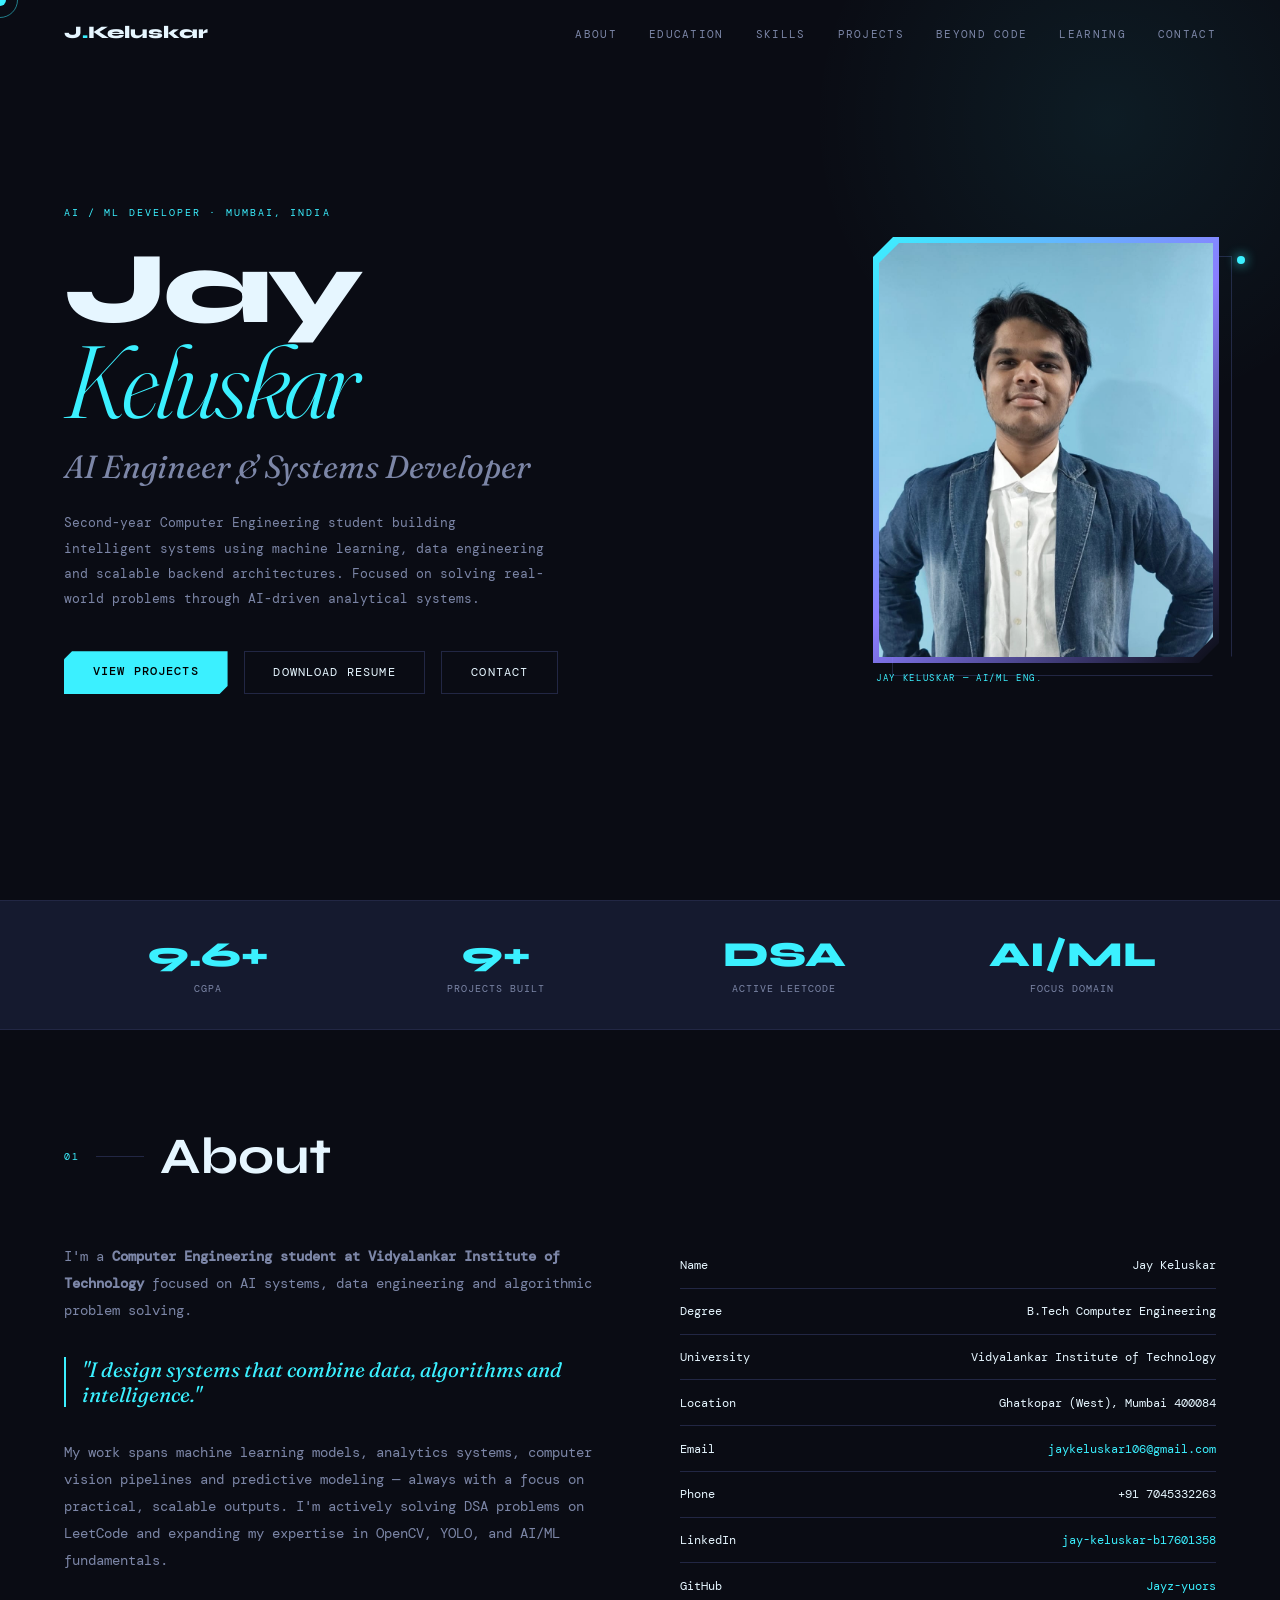
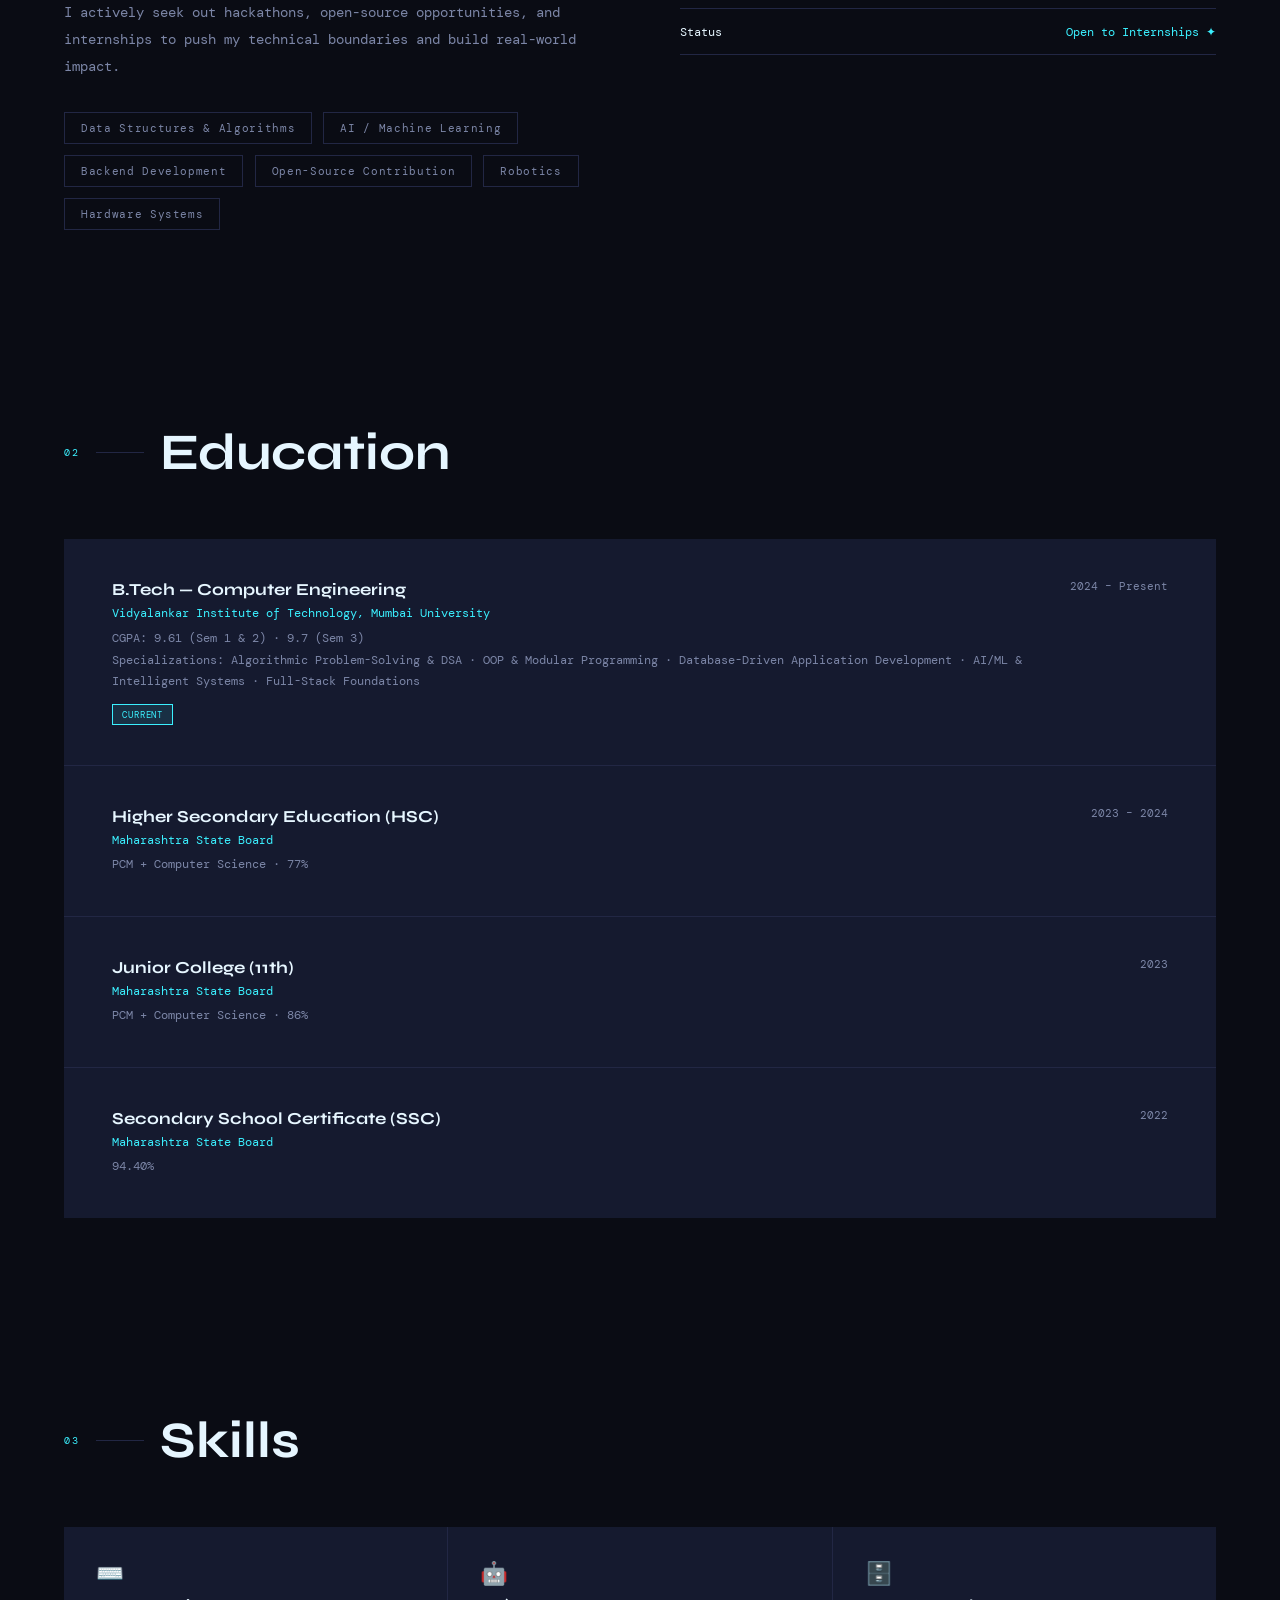
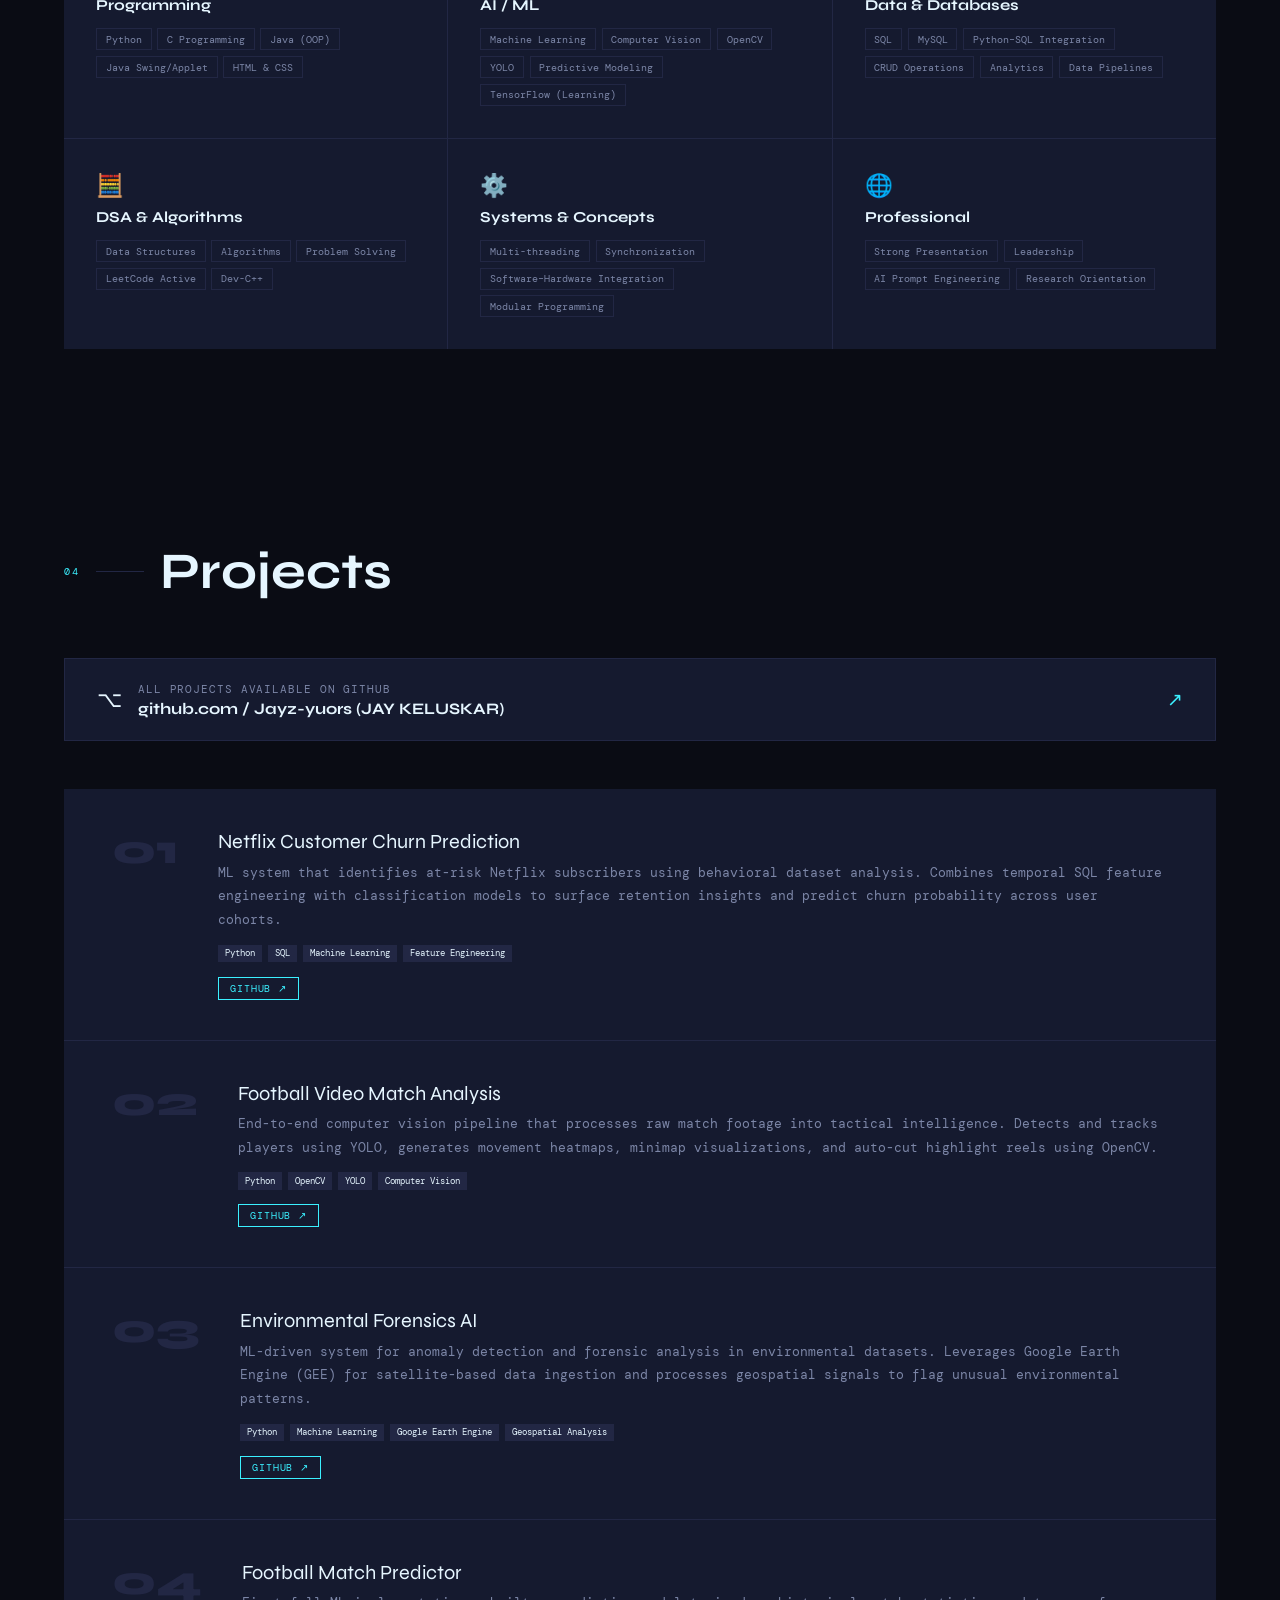
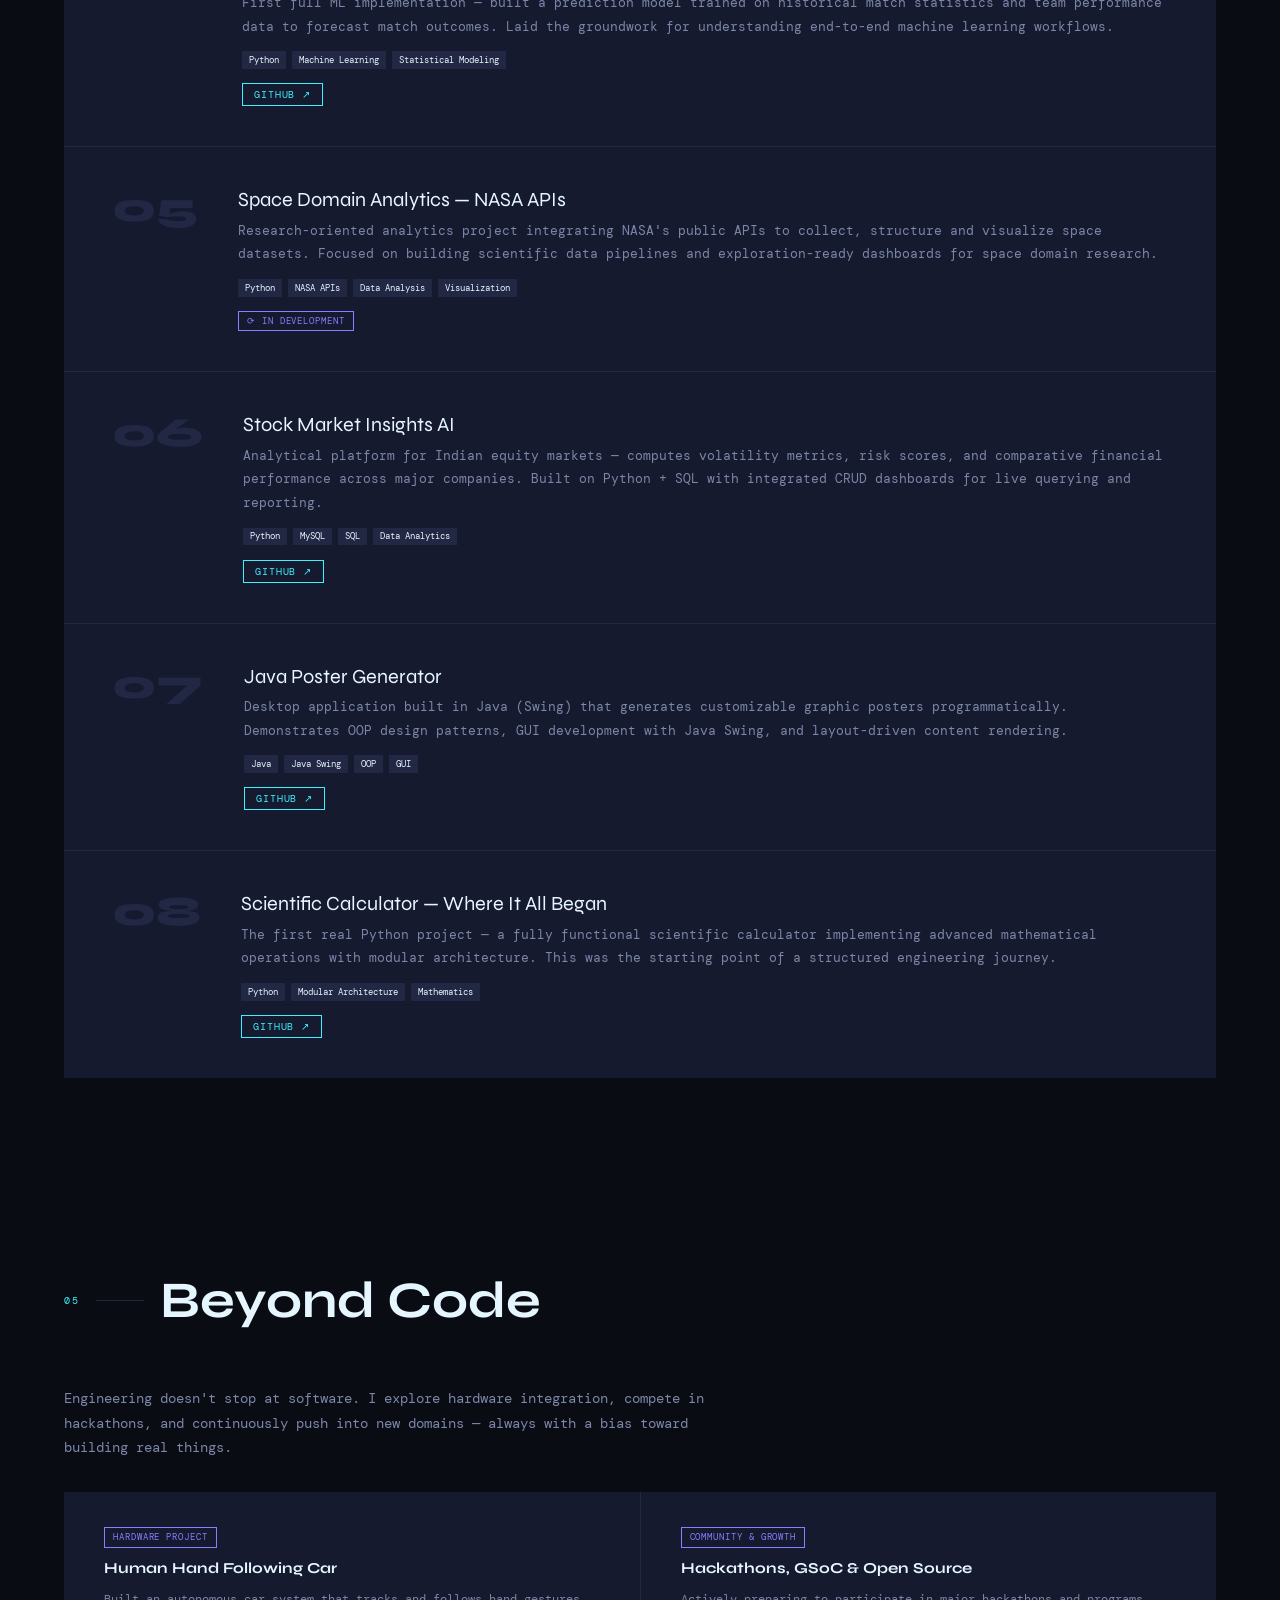
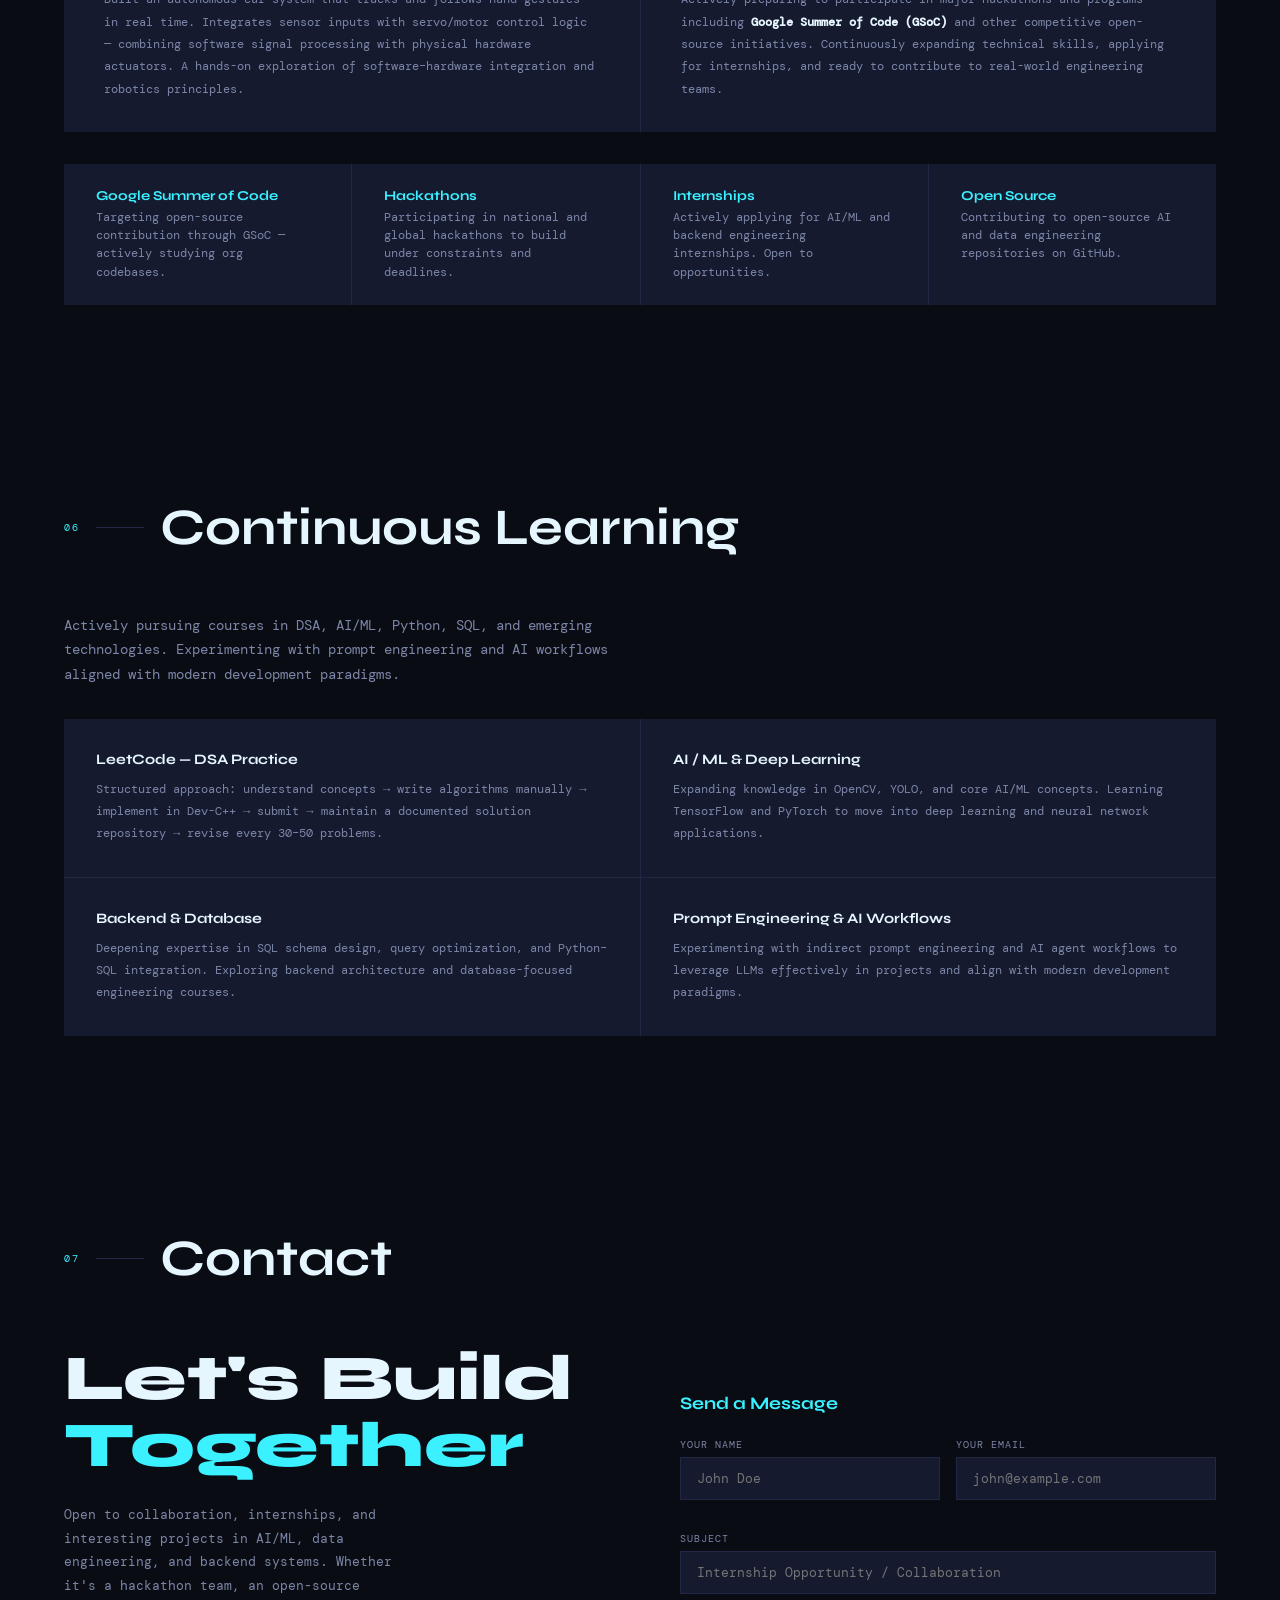
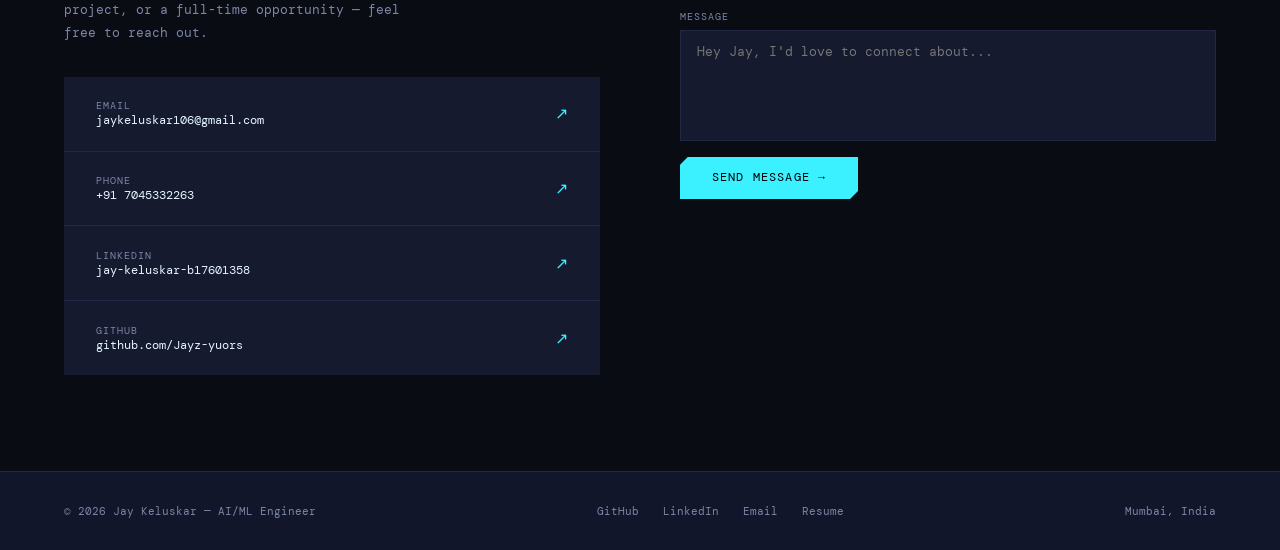
<file: index3.html>
<!DOCTYPE html>
<html lang="en">
<head>

<meta charset="UTF-8">
<meta name="viewport" content="width=device-width, initial-scale=1.0">
<meta name="description" content="Jay Keluskar — AI/ML Engineer & Computer Engineering Student. Portfolio showcasing machine learning, computer vision, and data analytics projects.">

<title>Jay Keluskar — AI/ML Engineer</title>

<link href="https://fonts.googleapis.com/css2?family=Syne:wght@400;600;700;800&family=DM+Mono:ital,wght@0,400;0,500;1,400&family=Fraunces:ital,opsz,wght@0,9..144,300;1,9..144,300&display=swap" rel="stylesheet">

<style>

:root{
--bg:#0a0c14;
--surface:#12162a;
--card:#151a2f;
--border:#222744;
--accent:#3bf0ff;
--accent2:#8a7dff;
--text:#e6f6ff;
--muted:#7c86a7;
}

*{margin:0;padding:0;box-sizing:border-box;}
html{scroll-behavior:smooth;}

body{
font-family:'DM Mono',monospace;
background:var(--bg);
color:var(--text);
cursor:none;
overflow-x:hidden;
}

/* ── cursor ── */
.cursor{width:12px;height:12px;background:var(--accent);border-radius:50%;position:fixed;pointer-events:none;transform:translate(-50%,-50%);z-index:9999;}
.cursor-ring{width:36px;height:36px;border:1px solid var(--accent);border-radius:50%;position:fixed;pointer-events:none;transform:translate(-50%,-50%);z-index:9998;opacity:.5;}

/* ── nav ── */
nav{position:fixed;top:0;width:100%;display:flex;justify-content:space-between;align-items:center;padding:1.4rem 4rem;z-index:100;transition:.3s;}
nav.scrolled{background:rgba(10,12,20,.92);backdrop-filter:blur(12px);border-bottom:1px solid var(--border);}
.nav-logo{font-family:'Syne',sans-serif;font-weight:800;text-decoration:none;color:var(--text);font-size:1.1rem;}
.nav-logo span{color:var(--accent);}
.nav-links{display:flex;gap:2rem;list-style:none;}
.nav-links a{text-decoration:none;font-size:.68rem;letter-spacing:.12em;text-transform:uppercase;color:var(--muted);transition:.2s;}
.nav-links a:hover{color:var(--accent);}

/* ── hero ── */
#hero{min-height:100vh;display:grid;grid-template-columns:1fr auto;align-items:center;gap:4rem;padding:0 4rem;position:relative;overflow:hidden;}
#hero::before{content:'';position:absolute;top:-20%;right:-10%;width:600px;height:600px;background:radial-gradient(circle,rgba(59,240,255,.07) 0%,transparent 70%);pointer-events:none;}

.hero-left{}
.hero-tag{font-size:.65rem;letter-spacing:.2em;text-transform:uppercase;color:var(--accent);margin-bottom:1.5rem;}
.hero-name{font-family:'Syne';font-weight:800;font-size:clamp(3.5rem,8vw,8rem);letter-spacing:-.04em;line-height:.9;margin-bottom:1rem;}
.hero-name span{font-family:'Fraunces';font-style:italic;font-weight:300;color:var(--accent);}
.hero-title{font-family:'Fraunces';font-style:italic;font-size:clamp(1.2rem,2.5vw,2rem);color:var(--muted);margin-bottom:1.5rem;}
.hero-desc{max-width:480px;font-size:.83rem;line-height:1.9;color:var(--muted);margin-bottom:2.5rem;}
.hero-actions{display:flex;gap:1rem;flex-wrap:wrap;}

/* ── profile photo (stylish) ── */
.hero-photo-wrap{position:relative;width:340px;height:420px;flex-shrink:0;}
.hero-photo-wrap::before{
  content:'';position:absolute;inset:-3px;
  background:linear-gradient(135deg,var(--accent),var(--accent2),transparent);
  clip-path:polygon(20px 0%,100% 0%,100% calc(100% - 20px),calc(100% - 20px) 100%,0% 100%,0% 20px);
  z-index:0;
}
.hero-photo-wrap::after{
  content:'';position:absolute;top:16px;left:16px;right:-16px;bottom:-16px;
  border:1px solid var(--border);
  clip-path:polygon(20px 0%,100% 0%,100% calc(100% - 20px),calc(100% - 20px) 100%,0% 100%,0% 20px);
  z-index:-1;
}
.hero-photo-inner{
  position:absolute;inset:3px;overflow:hidden;
  clip-path:polygon(20px 0%,100% 0%,100% calc(100% - 20px),calc(100% - 20px) 100%,0% 100%,0% 20px);
  z-index:1;
}
.hero-photo-inner img{width:100%;height:100%;object-fit:cover;object-position:center top;filter:saturate(0.85) contrast(1.05);transition:.4s;}
.hero-photo-wrap:hover .hero-photo-inner img{filter:saturate(1) contrast(1.1);transform:scale(1.03);}
.photo-label{
  position:absolute;bottom:-1.5rem;left:0;
  font-size:.58rem;letter-spacing:.18em;text-transform:uppercase;color:var(--accent);
  z-index:2;
}
.photo-dot{
  position:absolute;top:1rem;right:-1.8rem;
  width:8px;height:8px;border-radius:50%;background:var(--accent);
  box-shadow:0 0 12px var(--accent);
  animation:pulse 2s ease-in-out infinite;
  z-index:2;
}
@keyframes pulse{0%,100%{opacity:1;transform:scale(1);}50%{opacity:.4;transform:scale(.7);}}

/* ── buttons ── */
.btn-primary{padding:.8rem 1.8rem;background:var(--accent);color:black;text-decoration:none;font-size:.72rem;letter-spacing:.1em;text-transform:uppercase;font-family:'DM Mono',monospace;font-weight:500;transition:.2s;clip-path:polygon(8px 0%,100% 0%,100% calc(100% - 8px),calc(100% - 8px) 100%,0% 100%,0% 8px);}
.btn-primary:hover{background:#fff;}
.btn-outline{padding:.8rem 1.8rem;border:1px solid var(--border);text-decoration:none;color:var(--text);font-size:.72rem;letter-spacing:.1em;text-transform:uppercase;font-family:'DM Mono',monospace;transition:.2s;}
.btn-outline:hover{border-color:var(--accent);color:var(--accent);}

/* ── stats ── */
.stats-bar{display:flex;background:var(--card);border-top:1px solid var(--border);border-bottom:1px solid var(--border);padding:2rem 4rem;}
.stat{flex:1;text-align:center;}
.stat-num{font-family:'Syne';font-size:2.2rem;font-weight:800;color:var(--accent);display:block;}
.stat-label{font-size:.62rem;letter-spacing:.1em;text-transform:uppercase;color:var(--muted);}

/* ── sections ── */
section{padding:6rem 4rem;}
.section-header{display:flex;align-items:center;gap:1rem;margin-bottom:3.5rem;}
.section-num{color:var(--accent);font-size:.62rem;letter-spacing:.18em;}
.section-line{height:1px;background:var(--border);flex:1;max-width:3rem;}
.section-title{font-family:'Syne';font-weight:700;font-size:clamp(2rem,4vw,3.2rem);}

/* ── about ── */
.about-grid{display:grid;grid-template-columns:1fr 1fr;gap:5rem;}
.about-text p{line-height:2;color:var(--muted);margin-bottom:1.5rem;font-size:.85rem;}
.about-highlight{font-family:'Fraunces';font-style:italic;color:var(--accent);font-size:1.3rem;border-left:2px solid var(--accent);padding-left:1rem;margin:2rem 0;}
.info-row{display:flex;justify-content:space-between;border-bottom:1px solid var(--border);padding:.9rem 0;font-size:.78rem;}
.info-row a{color:var(--accent);text-decoration:none;}
.info-row a:hover{text-decoration:underline;}

/* ── interests / pills ── */
.interests-row{display:flex;flex-wrap:wrap;gap:.7rem;margin-top:2rem;}
.interest-pill{border:1px solid var(--border);padding:.5rem 1rem;font-size:.68rem;letter-spacing:.06em;color:var(--muted);transition:.2s;}
.interest-pill:hover{border-color:var(--accent);color:var(--accent);}

/* ── github banner ── */
.github-banner{
  display:flex;align-items:center;justify-content:space-between;
  background:var(--card);border:1px solid var(--border);
  padding:1.4rem 2rem;margin-bottom:3rem;
  text-decoration:none;color:var(--text);transition:.2s;
}
.github-banner:hover{border-color:var(--accent);background:#1a2040;}
.github-banner-left{display:flex;align-items:center;gap:1rem;}
.github-icon{font-size:1.4rem;}
.github-label{font-size:.7rem;color:var(--muted);letter-spacing:.08em;text-transform:uppercase;margin-bottom:.2rem;}
.github-handle{font-family:'Syne';font-weight:700;font-size:1rem;}
.github-arrow{color:var(--accent);font-size:1.2rem;}

/* ── education ── */
.edu-list{display:flex;flex-direction:column;gap:1px;background:var(--border);}
.edu-item{background:var(--card);padding:2.5rem 3rem;display:grid;grid-template-columns:1fr auto;gap:2rem;align-items:start;}
.edu-degree{font-family:'Syne';font-weight:700;font-size:1.05rem;margin-bottom:.3rem;}
.edu-school{font-size:.78rem;color:var(--accent);margin-bottom:.4rem;}
.edu-year{font-size:.7rem;color:var(--muted);text-align:right;white-space:nowrap;}
.edu-detail{font-size:.76rem;color:var(--muted);line-height:1.8;margin-top:.4rem;}
.edu-badge{display:inline-block;background:rgba(59,240,255,.1);border:1px solid var(--accent);color:var(--accent);font-size:.58rem;letter-spacing:.1em;padding:.2rem .55rem;margin-top:.7rem;text-transform:uppercase;}

/* ── skills ── */
.skills-grid{display:grid;grid-template-columns:repeat(3,1fr);gap:1px;background:var(--border);}
.skill-card{background:var(--card);padding:2rem;}
.skill-icon{font-size:1.4rem;margin-bottom:.5rem;}
.skill-name{font-family:'Syne';font-weight:700;margin:.4rem 0 .9rem;font-size:.95rem;}
.tags{display:flex;flex-wrap:wrap;gap:.35rem;}
.tag{border:1px solid var(--border);padding:.22rem .55rem;font-size:.62rem;color:var(--muted);}

/* ── projects ── */
.projects-list{display:flex;flex-direction:column;gap:1px;background:var(--border);}
.project-item{background:var(--card);padding:2.5rem 3rem;display:grid;grid-template-columns:auto 1fr;gap:2.5rem;transition:.2s;align-items:start;}
.project-item:hover{background:#1a2040;}
.project-num{font-family:'Syne';font-weight:800;font-size:2.6rem;color:var(--border);line-height:1;}
.project-title{font-family:'Syne';font-size:1.25rem;margin-bottom:.4rem;}
.project-desc{font-size:.8rem;line-height:1.85;color:var(--muted);margin-bottom:.8rem;}
.stack-tags{display:flex;flex-wrap:wrap;gap:.35rem;margin-top:.6rem;}
.stack-tag{background:var(--border);padding:.18rem .45rem;font-size:.58rem;}
.project-links{display:flex;gap:.8rem;margin-top:.9rem;align-items:center;flex-wrap:wrap;}
.project-link-btn{font-size:.65rem;letter-spacing:.08em;text-transform:uppercase;color:var(--accent);text-decoration:none;border:1px solid var(--accent);padding:.25rem .7rem;transition:.2s;}
.project-link-btn:hover{background:var(--accent);color:black;}
.project-status{font-size:.58rem;letter-spacing:.1em;text-transform:uppercase;color:var(--accent2);border:1px solid var(--accent2);padding:.2rem .5rem;display:inline-block;}

/* ── hardware / beyond code ── */
.beyond-grid{display:grid;grid-template-columns:1fr 1fr;gap:1px;background:var(--border);margin-top:2rem;}
.beyond-card{background:var(--card);padding:2rem 2.5rem;}
.beyond-card h4{font-family:'Syne';font-weight:700;margin-bottom:.7rem;font-size:.95rem;}
.beyond-card p{font-size:.78rem;line-height:1.8;color:var(--muted);}
.beyond-badge{display:inline-block;border:1px solid var(--accent2);color:var(--accent2);font-size:.58rem;letter-spacing:.1em;padding:.2rem .5rem;margin-bottom:.7rem;text-transform:uppercase;}

/* ── hackathons / community ── */
.hackathon-row{display:flex;gap:1px;background:var(--border);margin-top:2rem;flex-wrap:wrap;}
.hackathon-pill{background:var(--card);padding:1.4rem 2rem;flex:1;min-width:200px;}
.hackathon-pill h5{font-family:'Syne';font-weight:700;font-size:.85rem;margin-bottom:.3rem;color:var(--accent);}
.hackathon-pill p{font-size:.72rem;color:var(--muted);line-height:1.6;}

/* ── learning ── */
.learning-grid{display:grid;grid-template-columns:repeat(2,1fr);gap:1px;background:var(--border);margin-top:2rem;}
.learning-card{background:var(--card);padding:2rem;}
.learning-card h4{font-family:'Syne';font-weight:700;margin-bottom:.7rem;font-size:.9rem;}
.learning-card p{font-size:.76rem;line-height:1.8;color:var(--muted);}

/* ── contact ── */
.contact-inner{display:grid;grid-template-columns:1fr 1fr;gap:5rem;}
.contact-big{font-family:'Syne';font-weight:800;font-size:clamp(2.5rem,5vw,5.5rem);line-height:1.05;}
.contact-big span{color:var(--accent);}
.contact-sub{color:var(--muted);font-size:.82rem;line-height:1.8;margin-top:1.5rem;max-width:360px;}
.contact-links-col{display:flex;flex-direction:column;gap:1px;background:var(--border);}
.contact-link{background:var(--card);padding:1.4rem 2rem;display:flex;justify-content:space-between;align-items:center;text-decoration:none;color:var(--text);transition:.2s;}
.contact-link:hover{background:#1a2040;padding-left:2.5rem;}
.contact-link-label{font-size:.65rem;letter-spacing:.1em;text-transform:uppercase;color:var(--muted);}
.contact-link-val{font-size:.78rem;color:var(--text);}

/* ── contact form ── */
.contact-form{margin-top:3rem;}
.contact-form h3{font-family:'Syne';font-weight:700;font-size:1.1rem;margin-bottom:1.5rem;color:var(--accent);}
.form-row{display:grid;grid-template-columns:1fr 1fr;gap:1rem;margin-bottom:1rem;}
.form-field{display:flex;flex-direction:column;gap:.4rem;margin-bottom:1rem;}
.form-field label{font-size:.62rem;letter-spacing:.1em;text-transform:uppercase;color:var(--muted);}
.form-field input,
.form-field textarea{
  background:var(--card);border:1px solid var(--border);color:var(--text);
  padding:.75rem 1rem;font-family:'DM Mono',monospace;font-size:.8rem;
  outline:none;transition:.2s;resize:none;
}
.form-field input:focus,
.form-field textarea:focus{border-color:var(--accent);}
.form-submit{padding:.85rem 2rem;background:var(--accent);color:black;border:none;font-family:'DM Mono',monospace;font-size:.72rem;letter-spacing:.1em;text-transform:uppercase;cursor:none;transition:.2s;clip-path:polygon(8px 0%,100% 0%,100% calc(100% - 8px),calc(100% - 8px) 100%,0% 100%,0% 8px);}
.form-submit:hover{background:#fff;}
.form-success{display:none;color:var(--accent);font-size:.8rem;margin-top:1rem;}

/* ── footer ── */
footer{padding:2rem 4rem;background:var(--surface);border-top:1px solid var(--border);display:flex;justify-content:space-between;align-items:center;font-size:.68rem;color:var(--muted);}
.footer-links{display:flex;gap:1.5rem;}
.footer-links a{color:var(--muted);text-decoration:none;transition:.2s;}
.footer-links a:hover{color:var(--accent);}

/* ── scroll reveal ── */
.reveal{opacity:0;transform:translateY(28px);transition:opacity .65s,transform .65s;}
.reveal.visible{opacity:1;transform:none;}

/* ── responsive ── */
@media(max-width:900px){
  #hero{grid-template-columns:1fr;padding:7rem 2rem 3rem;}
  .hero-photo-wrap{width:260px;height:320px;margin:2rem auto 0;}
  nav{padding:1.2rem 2rem;}
  .nav-links{gap:1.2rem;}
  .nav-links a{font-size:.62rem;}
  section{padding:5rem 2rem;}
  .about-grid,.contact-inner{grid-template-columns:1fr;gap:3rem;}
  .skills-grid{grid-template-columns:repeat(2,1fr);}
  .beyond-grid,.learning-grid{grid-template-columns:1fr;}
  .form-row{grid-template-columns:1fr;}
  .stats-bar{flex-wrap:wrap;padding:1.5rem 2rem;gap:1rem;}
  .stat{min-width:40%;}
  footer{flex-direction:column;gap:1rem;text-align:center;}
}
@media(max-width:600px){
  .skills-grid{grid-template-columns:1fr;}
  .hero-photo-wrap{display:none;}
  .nav-links{display:none;}
}

</style>
</head>

<body>

<div class="cursor" id="cursor"></div>
<div class="cursor-ring" id="cursorRing"></div>

<!-- ═══ NAV ═══ -->
<nav id="navbar">
  <a href="#" class="nav-logo">J<span>.</span>Keluskar</a>
  <ul class="nav-links">
    <li><a href="#about">About</a></li>
    <li><a href="#education">Education</a></li>
    <li><a href="#skills">Skills</a></li>
    <li><a href="#projects">Projects</a></li>
    <li><a href="#beyond">Beyond Code</a></li>
    <li><a href="#learning">Learning</a></li>
    <li><a href="#contact">Contact</a></li>
  </ul>
</nav>

<!-- ═══ HERO ═══ -->
<section id="hero">

  <div class="hero-left reveal">
    <div class="hero-tag">AI / ML Developer · Mumbai, India</div>
    <h1 class="hero-name">Jay<br><span>Keluskar</span></h1>
    <p class="hero-title">AI Engineer &amp; Systems Developer</p>
    <p class="hero-desc">
      Second-year Computer Engineering student building intelligent systems using machine learning,
      data engineering and scalable backend architectures. Focused on solving real-world
      problems through AI-driven analytical systems.
    </p>
    <div class="hero-actions">
      <a href="#projects" class="btn-primary">View Projects</a>
      <a href="resume.pdf" class="btn-outline" download>Download Resume</a>
      <a href="#contact" class="btn-outline">Contact</a>
    </div>
  </div>

  <div class="hero-photo-wrap reveal">
    <div class="photo-dot"></div>
    <div class="hero-photo-inner">
      <img src="[data-uri]" alt="Jay Keluskar — AI/ML Engineer">
    </div>
    <div class="photo-label">Jay Keluskar — AI/ML Eng.</div>
  </div>

</section>

<!-- ═══ STATS ═══ -->
<div class="stats-bar">
  <div class="stat">
    <span class="stat-num">9.6+</span>
    <span class="stat-label">CGPA</span>
  </div>
  <div class="stat">
    <span class="stat-num">9+</span>
    <span class="stat-label">Projects Built</span>
  </div>
  <div class="stat">
    <span class="stat-num">DSA</span>
    <span class="stat-label">Active LeetCode</span>
  </div>
  <div class="stat">
    <span class="stat-num">AI/ML</span>
    <span class="stat-label">Focus Domain</span>
  </div>
</div>

<!-- ═══ ABOUT ═══ -->
<section id="about">
  <div class="section-header reveal">
    <span class="section-num">01</span>
    <div class="section-line"></div>
    <h2 class="section-title">About</h2>
  </div>

  <div class="about-grid reveal">
    <div class="about-text">
      <p>
        I'm a <strong>Computer Engineering student at Vidyalankar Institute of Technology</strong>
        focused on AI systems, data engineering and algorithmic problem solving.
      </p>
      <div class="about-highlight">
        "I design systems that combine data, algorithms and intelligence."
      </div>
      <p>
        My work spans machine learning models, analytics systems, computer vision pipelines
        and predictive modeling — always with a focus on practical, scalable outputs.
        I'm actively solving DSA problems on LeetCode and expanding my expertise in OpenCV,
        YOLO, and AI/ML fundamentals.
      </p>
      <p>
        I actively seek out hackathons, open-source opportunities, and internships to push
        my technical boundaries and build real-world impact.
      </p>
      <div class="interests-row">
        <span class="interest-pill">Data Structures &amp; Algorithms</span>
        <span class="interest-pill">AI / Machine Learning</span>
        <span class="interest-pill">Backend Development</span>
        <span class="interest-pill">Open-Source Contribution</span>
        <span class="interest-pill">Robotics</span>
        <span class="interest-pill">Hardware Systems</span>
      </div>
    </div>

    <div>
      <div class="info-row"><span>Name</span><span>Jay Keluskar</span></div>
      <div class="info-row"><span>Degree</span><span>B.Tech Computer Engineering</span></div>
      <div class="info-row"><span>University</span><span>Vidyalankar Institute of Technology</span></div>
      <div class="info-row"><span>Location</span><span>Ghatkopar (West), Mumbai 400084</span></div>
      <div class="info-row"><span>Email</span><a href="mailto:jaykeluskar106@gmail.com">jaykeluskar106@gmail.com</a></div>
      <div class="info-row"><span>Phone</span><span>+91 7045332263</span></div>
      <div class="info-row"><span>LinkedIn</span><a href="https://www.linkedin.com/in/jay-keluskar-b17601358" target="_blank">jay-keluskar-b17601358</a></div>
      <div class="info-row"><span>GitHub</span><a href="https://github.com/Jayz-yuors" target="_blank">Jayz-yuors</a></div>
      <div class="info-row"><span>Status</span><span style="color:var(--accent);">Open to Internships ✦</span></div>
    </div>
  </div>
</section>

<!-- ═══ EDUCATION ═══ -->
<section id="education">
  <div class="section-header reveal">
    <span class="section-num">02</span>
    <div class="section-line"></div>
    <h2 class="section-title">Education</h2>
  </div>

  <div class="edu-list reveal">
    <div class="edu-item">
      <div>
        <div class="edu-degree">B.Tech — Computer Engineering</div>
        <div class="edu-school">Vidyalankar Institute of Technology, Mumbai University</div>
        <div class="edu-detail">
          CGPA: 9.61 (Sem 1 &amp; 2) &middot; 9.7 (Sem 3)<br>
          Specializations: Algorithmic Problem-Solving &amp; DSA &middot; OOP &amp; Modular Programming &middot;
          Database-Driven Application Development &middot; AI/ML &amp; Intelligent Systems &middot; Full-Stack Foundations
        </div>
        <span class="edu-badge">Current</span>
      </div>
      <div class="edu-year">2024 – Present</div>
    </div>

    <div class="edu-item">
      <div>
        <div class="edu-degree">Higher Secondary Education (HSC)</div>
        <div class="edu-school">Maharashtra State Board</div>
        <div class="edu-detail">PCM + Computer Science &middot; 77%</div>
      </div>
      <div class="edu-year">2023 – 2024</div>
    </div>

    <div class="edu-item">
      <div>
        <div class="edu-degree">Junior College (11th)</div>
        <div class="edu-school">Maharashtra State Board</div>
        <div class="edu-detail">PCM + Computer Science &middot; 86%</div>
      </div>
      <div class="edu-year">2023</div>
    </div>

    <div class="edu-item">
      <div>
        <div class="edu-degree">Secondary School Certificate (SSC)</div>
        <div class="edu-school">Maharashtra State Board</div>
        <div class="edu-detail">94.40%</div>
      </div>
      <div class="edu-year">2022</div>
    </div>
  </div>
</section>

<!-- ═══ SKILLS ═══ -->
<section id="skills">
  <div class="section-header reveal">
    <span class="section-num">03</span>
    <div class="section-line"></div>
    <h2 class="section-title">Skills</h2>
  </div>

  <div class="skills-grid reveal">
    <div class="skill-card">
      <div class="skill-icon">⌨️</div>
      <div class="skill-name">Programming</div>
      <div class="tags">
        <span class="tag">Python</span>
        <span class="tag">C Programming</span>
        <span class="tag">Java (OOP)</span>
        <span class="tag">Java Swing/Applet</span>
        <span class="tag">HTML &amp; CSS</span>
      </div>
    </div>

    <div class="skill-card">
      <div class="skill-icon">🤖</div>
      <div class="skill-name">AI / ML</div>
      <div class="tags">
        <span class="tag">Machine Learning</span>
        <span class="tag">Computer Vision</span>
        <span class="tag">OpenCV</span>
        <span class="tag">YOLO</span>
        <span class="tag">Predictive Modeling</span>
        <span class="tag">TensorFlow (Learning)</span>
      </div>
    </div>

    <div class="skill-card">
      <div class="skill-icon">🗄️</div>
      <div class="skill-name">Data &amp; Databases</div>
      <div class="tags">
        <span class="tag">SQL</span>
        <span class="tag">MySQL</span>
        <span class="tag">Python–SQL Integration</span>
        <span class="tag">CRUD Operations</span>
        <span class="tag">Analytics</span>
        <span class="tag">Data Pipelines</span>
      </div>
    </div>

    <div class="skill-card">
      <div class="skill-icon">🧮</div>
      <div class="skill-name">DSA &amp; Algorithms</div>
      <div class="tags">
        <span class="tag">Data Structures</span>
        <span class="tag">Algorithms</span>
        <span class="tag">Problem Solving</span>
        <span class="tag">LeetCode Active</span>
        <span class="tag">Dev-C++</span>
      </div>
    </div>

    <div class="skill-card">
      <div class="skill-icon">⚙️</div>
      <div class="skill-name">Systems &amp; Concepts</div>
      <div class="tags">
        <span class="tag">Multi-threading</span>
        <span class="tag">Synchronization</span>
        <span class="tag">Software–Hardware Integration</span>
        <span class="tag">Modular Programming</span>
      </div>
    </div>

    <div class="skill-card">
      <div class="skill-icon">🌐</div>
      <div class="skill-name">Professional</div>
      <div class="tags">
        <span class="tag">Strong Presentation</span>
        <span class="tag">Leadership</span>
        <span class="tag">AI Prompt Engineering</span>
        <span class="tag">Research Orientation</span>
      </div>
    </div>
  </div>
</section>

<!-- ═══ PROJECTS ═══ -->
<section id="projects">
  <div class="section-header reveal">
    <span class="section-num">04</span>
    <div class="section-line"></div>
    <h2 class="section-title">Projects</h2>
  </div>

  <!-- GitHub profile banner -->
  <a href="https://github.com/Jayz-yuors" target="_blank" class="github-banner reveal">
    <div class="github-banner-left">
      <span class="github-icon">⌥</span>
      <div>
        <div class="github-label">All projects available on GitHub</div>
        <div class="github-handle">github.com / Jayz-yuors (JAY KELUSKAR)</div>
      </div>
    </div>
    <span class="github-arrow">↗</span>
  </a>

  <div class="projects-list reveal">

    <!-- 01 -->
    <div class="project-item">
      <div class="project-num">01</div>
      <div>
        <div class="project-title">Netflix Customer Churn Prediction</div>
        <p class="project-desc">
          ML system that identifies at-risk Netflix subscribers using behavioral dataset analysis.
          Combines temporal SQL feature engineering with classification models to surface retention insights
          and predict churn probability across user cohorts.
        </p>
        <div class="stack-tags">
          <span class="stack-tag">Python</span>
          <span class="stack-tag">SQL</span>
          <span class="stack-tag">Machine Learning</span>
          <span class="stack-tag">Feature Engineering</span>
        </div>
        <div class="project-links">
          <a href="https://github.com/Jayz-yuors/NETFLIX-Customer-Churn-Prediction.git" target="_blank" class="project-link-btn">GitHub ↗</a>
        </div>
      </div>
    </div>

    <!-- 02 -->
    <div class="project-item">
      <div class="project-num">02</div>
      <div>
        <div class="project-title">Football Video Match Analysis</div>
        <p class="project-desc">
          End-to-end computer vision pipeline that processes raw match footage into tactical intelligence.
          Detects and tracks players using YOLO, generates movement heatmaps, minimap visualizations,
          and auto-cut highlight reels using OpenCV.
        </p>
        <div class="stack-tags">
          <span class="stack-tag">Python</span>
          <span class="stack-tag">OpenCV</span>
          <span class="stack-tag">YOLO</span>
          <span class="stack-tag">Computer Vision</span>
        </div>
        <div class="project-links">
          <a href="https://github.com/Jayz-yuors/FootBall_Video_Analysis.git" target="_blank" class="project-link-btn">GitHub ↗</a>
        </div>
      </div>
    </div>

    <!-- 03 -->
    <div class="project-item">
      <div class="project-num">03</div>
      <div>
        <div class="project-title">Environmental Forensics AI</div>
        <p class="project-desc">
          ML-driven system for anomaly detection and forensic analysis in environmental datasets.
          Leverages Google Earth Engine (GEE) for satellite-based data ingestion and processes
          geospatial signals to flag unusual environmental patterns.
        </p>
        <div class="stack-tags">
          <span class="stack-tag">Python</span>
          <span class="stack-tag">Machine Learning</span>
          <span class="stack-tag">Google Earth Engine</span>
          <span class="stack-tag">Geospatial Analysis</span>
        </div>
        <div class="project-links">
          <a href="https://github.com/Jayz-yuors/Environmental-Forensics-GEE-1-.git" target="_blank" class="project-link-btn">GitHub ↗</a>
        </div>
      </div>
    </div>

    <!-- 04 -->
    <div class="project-item">
      <div class="project-num">04</div>
      <div>
        <div class="project-title">Football Match Predictor</div>
        <p class="project-desc">
          First full ML implementation — built a prediction model trained on historical match statistics
          and team performance data to forecast match outcomes. Laid the groundwork for understanding
          end-to-end machine learning workflows.
        </p>
        <div class="stack-tags">
          <span class="stack-tag">Python</span>
          <span class="stack-tag">Machine Learning</span>
          <span class="stack-tag">Statistical Modeling</span>
        </div>
        <div class="project-links">
          <a href="https://github.com/Jayz-yuors/Football-Match-Predictor.git" target="_blank" class="project-link-btn">GitHub ↗</a>
        </div>
      </div>
    </div>

    <!-- 05 -->
    <div class="project-item">
      <div class="project-num">05</div>
      <div>
        <div class="project-title">Space Domain Analytics — NASA APIs</div>
        <p class="project-desc">
          Research-oriented analytics project integrating NASA's public APIs to collect, structure
          and visualize space datasets. Focused on building scientific data pipelines and
          exploration-ready dashboards for space domain research.
        </p>
        <div class="stack-tags">
          <span class="stack-tag">Python</span>
          <span class="stack-tag">NASA APIs</span>
          <span class="stack-tag">Data Analysis</span>
          <span class="stack-tag">Visualization</span>
        </div>
        <div class="project-links">
          <span class="project-status">⟳ In Development</span>
        </div>
      </div>
    </div>

    <!-- 06 -->
    <div class="project-item">
      <div class="project-num">06</div>
      <div>
        <div class="project-title">Stock Market Insights AI</div>
        <p class="project-desc">
          Analytical platform for Indian equity markets — computes volatility metrics, risk scores,
          and comparative financial performance across major companies. Built on Python + SQL with
          integrated CRUD dashboards for live querying and reporting.
        </p>
        <div class="stack-tags">
          <span class="stack-tag">Python</span>
          <span class="stack-tag">MySQL</span>
          <span class="stack-tag">SQL</span>
          <span class="stack-tag">Data Analytics</span>
        </div>
        <div class="project-links">
          <a href="https://github.com/Jayz-yuors/stock-market-insights-ai.git" target="_blank" class="project-link-btn">GitHub ↗</a>
        </div>
      </div>
    </div>

    <!-- 07 -->
    <div class="project-item">
      <div class="project-num">07</div>
      <div>
        <div class="project-title">Java Poster Generator</div>
        <p class="project-desc">
          Desktop application built in Java (Swing) that generates customizable graphic posters
          programmatically. Demonstrates OOP design patterns, GUI development with Java Swing,
          and layout-driven content rendering.
        </p>
        <div class="stack-tags">
          <span class="stack-tag">Java</span>
          <span class="stack-tag">Java Swing</span>
          <span class="stack-tag">OOP</span>
          <span class="stack-tag">GUI</span>
        </div>
        <div class="project-links">
          <a href="https://github.com/Jayz-yuors/PosterGenerator.git" target="_blank" class="project-link-btn">GitHub ↗</a>
        </div>
      </div>
    </div>

    <!-- 08 -->
    <div class="project-item">
      <div class="project-num">08</div>
      <div>
        <div class="project-title">Scientific Calculator — Where It All Began</div>
        <p class="project-desc">
          The first real Python project — a fully functional scientific calculator implementing
          advanced mathematical operations with modular architecture. This was the starting point
          of a structured engineering journey.
        </p>
        <div class="stack-tags">
          <span class="stack-tag">Python</span>
          <span class="stack-tag">Modular Architecture</span>
          <span class="stack-tag">Mathematics</span>
        </div>
        <div class="project-links">
          <a href="https://github.com/Jayz-yuors/Scientific-Calculator-Py-.git" target="_blank" class="project-link-btn">GitHub ↗</a>
        </div>
      </div>
    </div>

  </div>
</section>

<!-- ═══ BEYOND CODE ═══ -->
<section id="beyond">
  <div class="section-header reveal">
    <span class="section-num">05</span>
    <div class="section-line"></div>
    <h2 class="section-title">Beyond Code</h2>
  </div>

  <p style="color:var(--muted);font-size:.85rem;line-height:1.8;max-width:640px;" class="reveal">
    Engineering doesn't stop at software. I explore hardware integration, compete in hackathons,
    and continuously push into new domains — always with a bias toward building real things.
  </p>

  <div class="beyond-grid reveal">
    <div class="beyond-card">
      <div class="beyond-badge">Hardware Project</div>
      <h4>Human Hand Following Car</h4>
      <p>
        Built an autonomous car system that tracks and follows hand gestures in real time.
        Integrates sensor inputs with servo/motor control logic — combining software signal processing
        with physical hardware actuators. A hands-on exploration of software–hardware integration
        and robotics principles.
      </p>
    </div>
    <div class="beyond-card">
      <div class="beyond-badge">Community &amp; Growth</div>
      <h4>Hackathons, GSoC &amp; Open Source</h4>
      <p>
        Actively preparing to participate in major hackathons and programs including
        <strong style="color:var(--text);">Google Summer of Code (GSoC)</strong> and other
        competitive open-source initiatives. Continuously expanding technical skills, applying for
        internships, and ready to contribute to real-world engineering teams.
      </p>
    </div>
  </div>

  <!-- hackathon goals row -->
  <div class="hackathon-row reveal">
    <div class="hackathon-pill">
      <h5>Google Summer of Code</h5>
      <p>Targeting open-source contribution through GSoC — actively studying org codebases.</p>
    </div>
    <div class="hackathon-pill">
      <h5>Hackathons</h5>
      <p>Participating in national and global hackathons to build under constraints and deadlines.</p>
    </div>
    <div class="hackathon-pill">
      <h5>Internships</h5>
      <p>Actively applying for AI/ML and backend engineering internships. Open to opportunities.</p>
    </div>
    <div class="hackathon-pill">
      <h5>Open Source</h5>
      <p>Contributing to open-source AI and data engineering repositories on GitHub.</p>
    </div>
  </div>
</section>

<!-- ═══ LEARNING ═══ -->
<section id="learning">
  <div class="section-header reveal">
    <span class="section-num">06</span>
    <div class="section-line"></div>
    <h2 class="section-title">Continuous Learning</h2>
  </div>

  <p style="color:var(--muted);font-size:.85rem;line-height:1.8;max-width:600px;" class="reveal">
    Actively pursuing courses in DSA, AI/ML, Python, SQL, and emerging technologies.
    Experimenting with prompt engineering and AI workflows aligned with modern development paradigms.
  </p>

  <div class="learning-grid reveal">
    <div class="learning-card">
      <h4>LeetCode — DSA Practice</h4>
      <p>
        Structured approach: understand concepts → write algorithms manually → implement in Dev-C++
        → submit → maintain a documented solution repository → revise every 30–50 problems.
      </p>
    </div>
    <div class="learning-card">
      <h4>AI / ML &amp; Deep Learning</h4>
      <p>
        Expanding knowledge in OpenCV, YOLO, and core AI/ML concepts. Learning TensorFlow and PyTorch
        to move into deep learning and neural network applications.
      </p>
    </div>
    <div class="learning-card">
      <h4>Backend &amp; Database</h4>
      <p>
        Deepening expertise in SQL schema design, query optimization, and Python–SQL integration.
        Exploring backend architecture and database-focused engineering courses.
      </p>
    </div>
    <div class="learning-card">
      <h4>Prompt Engineering &amp; AI Workflows</h4>
      <p>
        Experimenting with indirect prompt engineering and AI agent workflows to leverage
        LLMs effectively in projects and align with modern development paradigms.
      </p>
    </div>
  </div>
</section>

<!-- ═══ CONTACT ═══ -->
<section id="contact">
  <div class="section-header reveal">
    <span class="section-num">07</span>
    <div class="section-line"></div>
    <h2 class="section-title">Contact</h2>
  </div>

  <div class="contact-inner reveal">
    <div>
      <div class="contact-big">Let's Build <span>Together</span></div>
      <p class="contact-sub">
        Open to collaboration, internships, and interesting projects in AI/ML,
        data engineering, and backend systems. Whether it's a hackathon team,
        an open-source project, or a full-time opportunity — feel free to reach out.
      </p>

      <div class="contact-links-col" style="margin-top:2rem;">
        <a href="mailto:jaykeluskar106@gmail.com" class="contact-link">
          <div><div class="contact-link-label">Email</div><div class="contact-link-val">jaykeluskar106@gmail.com</div></div>
          <span style="color:var(--accent);">↗</span>
        </a>
        <a href="tel:+917045332263" class="contact-link">
          <div><div class="contact-link-label">Phone</div><div class="contact-link-val">+91 7045332263</div></div>
          <span style="color:var(--accent);">↗</span>
        </a>
        <a href="https://www.linkedin.com/in/jay-keluskar-b17601358" target="_blank" class="contact-link">
          <div><div class="contact-link-label">LinkedIn</div><div class="contact-link-val">jay-keluskar-b17601358</div></div>
          <span style="color:var(--accent);">↗</span>
        </a>
        <a href="https://github.com/Jayz-yuors" target="_blank" class="contact-link">
          <div><div class="contact-link-label">GitHub</div><div class="contact-link-val">github.com/Jayz-yuors</div></div>
          <span style="color:var(--accent);">↗</span>
        </a>
      </div>
    </div>

    <!-- Contact Form -->
    <div>
      <div class="contact-form">
        <h3>Send a Message</h3>
        <div class="form-row">
          <div class="form-field">
            <label>Your Name</label>
            <input type="text" id="fname" placeholder="John Doe">
          </div>
          <div class="form-field">
            <label>Your Email</label>
            <input type="email" id="femail" placeholder="john@example.com">
          </div>
        </div>
        <div class="form-field">
          <label>Subject</label>
          <input type="text" id="fsubject" placeholder="Internship Opportunity / Collaboration">
        </div>
        <div class="form-field">
          <label>Message</label>
          <textarea id="fmessage" rows="5" placeholder="Hey Jay, I'd love to connect about..."></textarea>
        </div>
        <button class="form-submit" onclick="handleFormSubmit()">Send Message →</button>
        <div class="form-success" id="formSuccess">✦ Message sent! I'll get back to you soon.</div>
      </div>
    </div>
  </div>
</section>

<!-- ═══ FOOTER ═══ -->
<footer>
  <span>© 2026 Jay Keluskar — AI/ML Engineer</span>
  <div class="footer-links">
    <a href="https://github.com/Jayz-yuors" target="_blank">GitHub</a>
    <a href="https://www.linkedin.com/in/jay-keluskar-b17601358" target="_blank">LinkedIn</a>
    <a href="mailto:jaykeluskar106@gmail.com">Email</a>
    <a href="resume.pdf" download>Resume</a>
  </div>
  <span>Mumbai, India</span>
</footer>

<script>

// ── cursor ──
const cursor = document.getElementById("cursor")
const ring   = document.getElementById("cursorRing")
let mx = 0, my = 0, rx = 0, ry = 0

document.addEventListener("mousemove", e => {
  mx = e.clientX; my = e.clientY
  cursor.style.left = mx + "px"
  cursor.style.top  = my + "px"
})

;(function animateRing(){
  rx += (mx - rx) * 0.12
  ry += (my - ry) * 0.12
  ring.style.left = rx + "px"
  ring.style.top  = ry + "px"
  requestAnimationFrame(animateRing)
})()

// cursor grows on links/buttons
document.querySelectorAll("a,button").forEach(el => {
  el.addEventListener("mouseenter", () => cursor.style.transform = "translate(-50%,-50%) scale(2.2)")
  el.addEventListener("mouseleave", () => cursor.style.transform = "translate(-50%,-50%) scale(1)")
})

// ── nav scroll ──
const navbar = document.getElementById("navbar")
window.addEventListener("scroll", () => {
  navbar.classList.toggle("scrolled", window.scrollY > 60)
})

// ── scroll reveal ──
const reveals = document.querySelectorAll(".reveal")
const observer = new IntersectionObserver(entries => {
  entries.forEach(e => {
    if(e.isIntersecting){ e.target.classList.add("visible"); observer.unobserve(e.target) }
  })
}, { threshold: 0.08 })
reveals.forEach(el => observer.observe(el))

// ── contact form ──
function handleFormSubmit(){
  const name    = document.getElementById("fname").value.trim()
  const email   = document.getElementById("femail").value.trim()
  const subject = document.getElementById("fsubject").value.trim()
  const msg     = document.getElementById("fmessage").value.trim()
  if(!name || !email || !msg){ alert("Please fill in all required fields."); return }
  // Open mailto as fallback (works without a backend)
  const mailto = `mailto:jaykeluskar106@gmail.com?subject=${encodeURIComponent(subject||"Portfolio Contact")}&body=${encodeURIComponent("Name: "+name+"\nEmail: "+email+"\n\n"+msg)}`
  window.location.href = mailto
  document.getElementById("formSuccess").style.display = "block"
}

</script>

</body>
</html>
</file>
